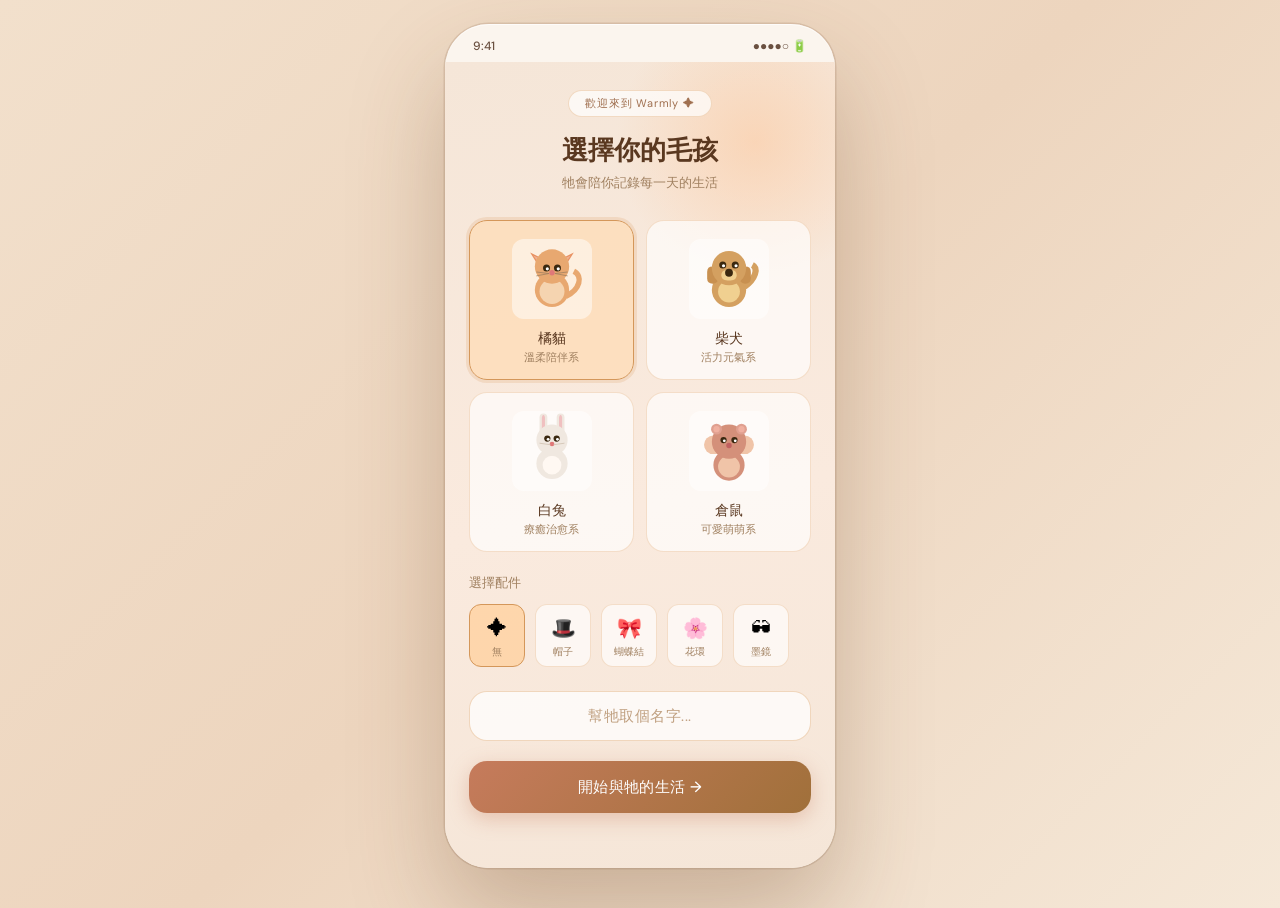
<file: index.html>
<!DOCTYPE html>
<html lang="zh-TW">
<head>
  <meta charset="UTF-8">
  <meta name="viewport" content="width=device-width, initial-scale=1.0">
  <title>Warmly — 與毛孩同在</title>
  <link href="https://fonts.googleapis.com/css2?family=Playfair+Display:ital,wght@0,400;0,600;1,400&family=DM+Sans:wght@300;400;500&family=Noto+Serif+TC:wght@300;400&display=swap" rel="stylesheet">
  <link rel="stylesheet" href="styles.css">
</head>
<body>

<div class="phone" id="app">
  <div class="status-bar">
    <span>9:41</span>
    <span class="status-right">●●●●○ 🔋</span>
  </div>

  <!-- ===== PET SELECT SCREEN ===== -->
  <div class="screen active" id="screen-petselect">
    <div class="petselect-bg">
      <div class="petselect-glow"></div>
      <div class="petselect-header">
        <div class="ps-tag">歡迎來到 Warmly ✦</div>
        <h1>選擇你的毛孩</h1>
        <p>牠會陪你記錄每一天的生活</p>
      </div>

      <div class="pet-grid">
        <div class="pet-option" data-pet="cat" onclick="selectPet('cat')">
          <div class="pet-preview">
            <canvas id="preview-cat" width="80" height="80"></canvas>
          </div>
          <div class="pet-option-name">橘貓</div>
          <div class="pet-option-trait">溫柔陪伴系</div>
        </div>
        <div class="pet-option" data-pet="dog" onclick="selectPet('dog')">
          <div class="pet-preview">
            <canvas id="preview-dog" width="80" height="80"></canvas>
          </div>
          <div class="pet-option-name">柴犬</div>
          <div class="pet-option-trait">活力元氣系</div>
        </div>
        <div class="pet-option" data-pet="rabbit" onclick="selectPet('rabbit')">
          <div class="pet-preview">
            <canvas id="preview-rabbit" width="80" height="80"></canvas>
          </div>
          <div class="pet-option-name">白兔</div>
          <div class="pet-option-trait">療癒治愈系</div>
        </div>
        <div class="pet-option" data-pet="hamster" onclick="selectPet('hamster')">
          <div class="pet-preview">
            <canvas id="preview-hamster" width="80" height="80"></canvas>
          </div>
          <div class="pet-option-name">倉鼠</div>
          <div class="pet-option-trait">可愛萌萌系</div>
        </div>
      </div>

      <div class="acc-section">
        <div class="acc-title">選擇配件</div>
        <div class="acc-row">
          <div class="acc-item active" data-acc="none" onclick="selectAcc('none')">
            <div class="acc-icon">✦</div>
            <div class="acc-label">無</div>
          </div>
          <div class="acc-item" data-acc="hat" onclick="selectAcc('hat')">
            <div class="acc-icon">🎩</div>
            <div class="acc-label">帽子</div>
          </div>
          <div class="acc-item" data-acc="bow" onclick="selectAcc('bow')">
            <div class="acc-icon">🎀</div>
            <div class="acc-label">蝴蝶結</div>
          </div>
          <div class="acc-item" data-acc="flower" onclick="selectAcc('flower')">
            <div class="acc-icon">🌸</div>
            <div class="acc-label">花環</div>
          </div>
          <div class="acc-item" data-acc="glasses" onclick="selectAcc('glasses')">
            <div class="acc-icon">🕶</div>
            <div class="acc-label">墨鏡</div>
          </div>
        </div>
      </div>

      <div class="pet-name-row">
        <input type="text" id="pet-name-input" class="pet-name-input" placeholder="幫牠取個名字..." maxlength="6">
      </div>

      <button class="btn-warm" onclick="confirmPet()">開始與牠的生活 →</button>
    </div>
  </div>

  <!-- ===== TASK SCREEN ===== -->
  <div class="screen" id="screen-task">
    <div class="task-bg">
      <div class="task-header">
        <div class="date-chip" id="task-date">今天 · 2025年3月21日</div>
        <h1>今日任務</h1>
        <p id="task-pet-hint">完成任務，讓毛孩更快樂 🐾</p>
      </div>

      <div class="task-card" id="task-card"></div>

      <div class="task-shuffle" onclick="shuffleTask()">
        <svg width="13" height="13" viewBox="0 0 24 24" fill="none" stroke="currentColor" stroke-width="2">
          <polyline points="16 3 21 3 21 8"/>
          <line x1="4" y1="20" x2="21" y2="3"/>
          <polyline points="21 16 21 21 16 21"/>
          <line x1="15" y1="15" x2="21" y2="21"/>
        </svg>
        換一個任務
      </div>
    </div>
  </div>

  <!-- ===== HOME SCREEN ===== -->
  <div class="screen" id="screen-home">
    <div class="home-scroll">
      <div class="home-header">
        <div class="greeting">
          <span id="home-greeting-sub">早安，曉菁</span>
          <span id="home-greeting-main">陪伴的第 <b>23</b> 天</span>
        </div>
        <div class="notif-btn">
          <svg width="17" height="17" viewBox="0 0 24 24" fill="none" stroke="#7A5C3E" stroke-width="1.8">
            <path d="M18 8A6 6 0 0 0 6 8c0 7-3 9-3 9h18s-3-2-3-9"/>
            <path d="M13.73 21a2 2 0 0 1-3.46 0"/>
          </svg>
          <div class="notif-dot"></div>
        </div>
      </div>

      <div class="streak-bar">
        <div class="streak-icon">🔥</div>
        <div class="streak-text">
          <div class="streak-num">7 天連續</div>
          <div class="streak-label">保持節奏，很棒！</div>
        </div>
        <div class="streak-dots" id="streak-dots"></div>
      </div>

      <div class="pet-room" id="pet-room">
        <div class="room-glow"></div>
        <div class="room-label">我的夥伴</div>
        <div class="room-name" id="room-pet-name">小橘</div>
        <div class="room-stage" id="room-pet-stage">心情值 ★★★☆☆</div>
        <div class="room-stage" id="room-pet-mood"></div>
        <div class="pet-stage-area">
          <div class="room-shelf"></div>
          <div class="room-rug"></div>
          <canvas id="pet-canvas" width="200" height="180" class="pet-canvas-main"></canvas>
        </div>
      </div>

      <div class="xp-row">
        <span class="xp-label">快樂值</span>
        <div class="xp-track"><div class="xp-fill" id="xp-fill"></div></div>
        <span class="xp-val">630 / 1000</span>
      </div>

      <div class="customize-row">
        <button class="btn-outline-warm" onclick="showScreen('petselect')">✦ 更換配件 / 寵物</button>
      </div>

      <div class="section-title">今日任務</div>
      <div class="quick-grid">
        <div class="quick-item" onclick="showScreen('task')">
          <div class="quick-icon qi-1">📷</div>
          <span>拍一張照</span>
        </div>
        <div class="quick-item" onclick="showScreen('task')">
          <div class="quick-icon qi-2">✍️</div>
          <span>文字記錄</span>
        </div>
        <div class="quick-item" onclick="showScreen('task')">
          <div class="quick-icon qi-3">🌿</div>
          <span>感恩日記</span>
        </div>
        <div class="quick-item" onclick="showScreen('task')">
          <div class="quick-icon qi-4">💬</div>
          <span>每日三言</span>
        </div>
      </div>

      <div class="section-title">與牠的回憶</div>
      <div class="memory-row" id="memory-row">
        <div class="memory-card"><div class="memory-color mc-1">今天學會了放下一件小事</div><div class="memory-date">03/14</div></div>
        <div class="memory-card"><div class="memory-color mc-2">陪媽媽吃了頓飯，很溫暖</div><div class="memory-date">03/12</div></div>
        <div class="memory-card"><div class="memory-color mc-3">發現了一家安靜的咖啡廳</div><div class="memory-date">03/10</div></div>
        <div class="memory-card"><div class="memory-color mc-4">今天的夕陽很美</div><div class="memory-date">03/08</div></div>
        <div class="memory-card"><div class="memory-color mc-5">睡了個好覺，久違了</div><div class="memory-date">03/06</div></div>
      </div>

      <div style="height:90px;"></div>
    </div>
  </div>

  <!-- ===== JOURNAL SCREEN ===== -->
  <div class="screen" id="screen-journal">
    <div class="journal-header">
      <h2>我的日記本</h2>
      <p>23 則記錄 · <span id="journal-pet-name">小橘</span>見證了每一刻</p>
    </div>
    <div class="month-tabs">
      <div class="month-tab active" onclick="activateTab(this)">三月</div>
      <div class="month-tab" onclick="activateTab(this)">二月</div>
      <div class="month-tab" onclick="activateTab(this)">一月</div>
      <div class="month-tab" onclick="activateTab(this)">十二月</div>
    </div>
    <div class="journal-entries">
      <div class="journal-entry">
        <div class="je-strip jc-1"></div>
        <div class="je-body">
          <div class="je-meta"><div class="je-date">03月21日 · 感恩日記</div><div class="je-tag">🌿 成長</div></div>
          <div class="je-text">今天感謝的三件事：早晨的陽光灑在書桌上、同事主動幫我分擔了任務、還有那杯意外好喝的珍珠奶茶。</div>
          <div class="je-footer"><div class="mood-chip">😌 平靜</div><span>· 快樂值 +15</span></div>
        </div>
      </div>
      <div class="journal-entry">
        <div class="je-strip jc-2"></div>
        <div class="je-body">
          <div class="je-meta"><div class="je-date">03月19日 · 每日三言</div><div class="je-tag">💬 反思</div></div>
          <div class="je-text">今天學到：焦慮通常比事情本身更耗能。今天放下：對結果的過度控制。明天想做：早起十分鐘。</div>
          <div class="je-footer"><div class="mood-chip">🤔 思考</div><span>· 快樂值 +20</span></div>
        </div>
      </div>
      <div class="journal-entry">
        <div class="je-strip jc-3"></div>
        <div class="je-body">
          <div class="je-meta"><div class="je-date">03月17日 · 照片記錄</div><div class="je-tag">📷 生活</div></div>
          <div class="je-text">在公園坐了一個下午，什麼都沒做，卻覺得充了滿滿的電。樹葉的聲音比任何音樂都療癒。</div>
          <div class="je-footer"><div class="mood-chip">🌤 放鬆</div><span>· 快樂值 +12</span></div>
        </div>
      </div>
      <div class="journal-entry">
        <div class="je-strip jc-4"></div>
        <div class="je-body">
          <div class="je-meta"><div class="je-date">03月14日 · 文字記錄</div><div class="je-tag">✍️ 心情</div></div>
          <div class="je-text">今天有點低落，找不到原因。坐下來寫了幾行字，才發現是最近太少照顧自己了。</div>
          <div class="je-footer"><div class="mood-chip">🌧 低潮</div><span>· 快樂值 +10</span></div>
        </div>
      </div>
    </div>
  </div>

  <!-- ===== MAP SCREEN ===== -->
  <div class="screen" id="screen-map">
    <div class="map-header">
      <h2>探索地圖</h2>
      <p>找一個地方，與自己相遇</p>
    </div>
    <div class="map-search">
      <svg width="15" height="15" viewBox="0 0 24 24" fill="none" stroke="#C0A898" stroke-width="2">
        <circle cx="11" cy="11" r="8"/>
        <line x1="21" y1="21" x2="16.65" y2="16.65"/>
      </svg>
      <input type="text" placeholder="搜尋地點、咖啡廳、公園...">
    </div>
    <div class="map-canvas">
      <svg width="100%" height="240" viewBox="0 0 342 240" xmlns="http://www.w3.org/2000/svg">
        <rect width="342" height="240" fill="#F5EDE4"/>
        <rect x="20" y="20" width="80" height="55" rx="6" fill="#EDD9C8"/>
        <rect x="120" y="20" width="60" height="40" rx="6" fill="#EDD9C8"/>
        <rect x="200" y="20" width="120" height="70" rx="6" fill="#EDD9C8"/>
        <rect x="20" y="100" width="50" height="80" rx="6" fill="#EDD9C8"/>
        <rect x="90" y="90" width="90" height="60" rx="6" fill="#EDD9C8"/>
        <rect x="200" y="110" width="60" height="50" rx="6" fill="#EDD9C8"/>
        <rect x="280" y="110" width="50" height="80" rx="6" fill="#EDD9C8"/>
        <line x1="110" y1="0" x2="110" y2="240" stroke="#E0CFC0" stroke-width="8"/>
        <line x1="190" y1="0" x2="190" y2="240" stroke="#E0CFC0" stroke-width="8"/>
        <line x1="270" y1="0" x2="270" y2="240" stroke="#E0CFC0" stroke-width="8"/>
        <line x1="0" y1="80" x2="342" y2="80" stroke="#E0CFC0" stroke-width="8"/>
        <line x1="0" y1="165" x2="342" y2="165" stroke="#E0CFC0" stroke-width="8"/>
        <rect x="130" y="90" width="50" height="65" rx="8" fill="#D4C4A8" opacity="0.7"/>
        <g transform="translate(58,58)"><circle cx="0" cy="0" r="12" fill="#C67B5C" stroke="#fff" stroke-width="2"/><text x="0" y="4" text-anchor="middle" font-size="10" fill="#fff">☕</text></g>
        <g transform="translate(155,128)"><circle cx="0" cy="0" r="12" fill="#A07050" stroke="#fff" stroke-width="2"/><text x="0" y="4" text-anchor="middle" font-size="10" fill="#fff">🌳</text></g>
        <g transform="translate(230,58)"><circle cx="0" cy="0" r="12" fill="#D4955A" stroke="#fff" stroke-width="2"/><text x="0" y="4" text-anchor="middle" font-size="10" fill="#fff">🍜</text></g>
        <g transform="translate(300,140)"><circle cx="0" cy="0" r="12" fill="#8A7060" stroke="#fff" stroke-width="2"/><text x="0" y="4" text-anchor="middle" font-size="10" fill="#fff">📚</text></g>
        <circle cx="155" cy="200" r="8" fill="#C67B5C" opacity="0.9"/>
        <circle cx="155" cy="200" r="14" fill="#C67B5C" opacity="0.2"/>
      </svg>
    </div>
    <div class="map-filter-row">
      <div class="filter-chip active" onclick="activateChip(this)">全部</div>
      <div class="filter-chip" onclick="activateChip(this)">☕ 咖啡廳</div>
      <div class="filter-chip" onclick="activateChip(this)">🌳 公園</div>
      <div class="filter-chip" onclick="activateChip(this)">🍜 餐廳</div>
      <div class="filter-chip" onclick="activateChip(this)">📚 書店</div>
    </div>
    <div class="place-list">
      <div class="place-card" onclick="showReview('cafe')">
        <div class="place-thumb pt-1">☕</div>
        <div class="place-info">
          <div class="place-name">暖日咖啡 · Soleil</div>
          <div class="place-addr">大安區和平東路 245 號</div>
          <div class="place-tags"><div class="place-tag">安靜</div><div class="place-tag">有暖燈</div><div class="place-tag">適合獨處</div></div>
        </div>
        <div class="place-visited">✓</div>
      </div>
      <div class="place-card" onclick="showReview('park')">
        <div class="place-thumb pt-2">🌳</div>
        <div class="place-info">
          <div class="place-name">大安森林公園</div>
          <div class="place-addr">大安區新生南路二段</div>
          <div class="place-tags"><div class="place-tag">散步</div><div class="place-tag">自然療癒</div><div class="place-tag">免費</div></div>
        </div>
        <div class="place-visited">✓</div>
      </div>
      <div class="place-card" onclick="showReview('book')">
        <div class="place-thumb pt-3">📚</div>
        <div class="place-info">
          <div class="place-name">誠品書店 · 信義旗艦</div>
          <div class="place-addr">信義區松高路 11 號</div>
          <div class="place-tags"><div class="place-tag">文青</div><div class="place-tag">靜心</div><div class="place-tag">可久待</div></div>
        </div>
        <div style="width:24px"></div>
      </div>
    </div>
  </div>

  <!-- BOTTOM NAV -->
  <div class="bottom-nav" id="bottom-nav" style="display:none;">
    <div class="nav-item active" id="nav-home" onclick="showScreen('home')">
      <div class="nav-icon">🏡</div>
      <div class="nav-label">小窩</div>
    </div>
    <div class="nav-item" id="nav-journal" onclick="showScreen('journal')">
      <div class="nav-icon">📒</div>
      <div class="nav-label">日記</div>
    </div>
    <div class="nav-fab" onclick="showScreen('task')">✦</div>
    <div class="nav-item" id="nav-map" onclick="showScreen('map')">
      <div class="nav-icon">🗺</div>
      <div class="nav-label">地圖</div>
    </div>
    <div class="nav-item" id="nav-me" onclick="location.href='diary.html'">
      <div class="nav-icon">🐾</div>
      <div class="nav-label">我</div>
    </div>
  </div>

  <!-- REVIEW OVERLAY -->
  <div class="overlay" id="review-overlay" onclick="closeOverlay(event)">
    <div class="bottom-sheet">
      <div class="sheet-handle"></div>
      <div class="sheet-title" id="review-title">暖日咖啡 · Soleil</div>
      <div class="sheet-sub" id="review-sub">📍 大安區 · 已打卡 1 次</div>
      <div class="review-entry">
        <div class="review-avatar" style="background:#FDEBD0;">🧘</div>
        <div>
          <div class="review-meta">曉菁 · 03/17</div>
          <div class="review-text">坐在靠窗的位置寫日記，外面下著細雨，燈光很暖。</div>
        </div>
      </div>
      <div class="review-entry">
        <div class="review-avatar" style="background:#FAEBD2;">🌷</div>
        <div>
          <div class="review-meta">luna · 03/15</div>
          <div class="review-text">老闆會放很輕柔的音樂，適合一個人來充電。</div>
        </div>
      </div>
      <div class="add-review-input">
        <textarea placeholder="寫下你在這裡的感受..."></textarea>
        <button onclick="submitReview()">↑</button>
      </div>
    </div>
  </div>
</div>

<script src="app.js"></script>
</body>
</html>
</file>
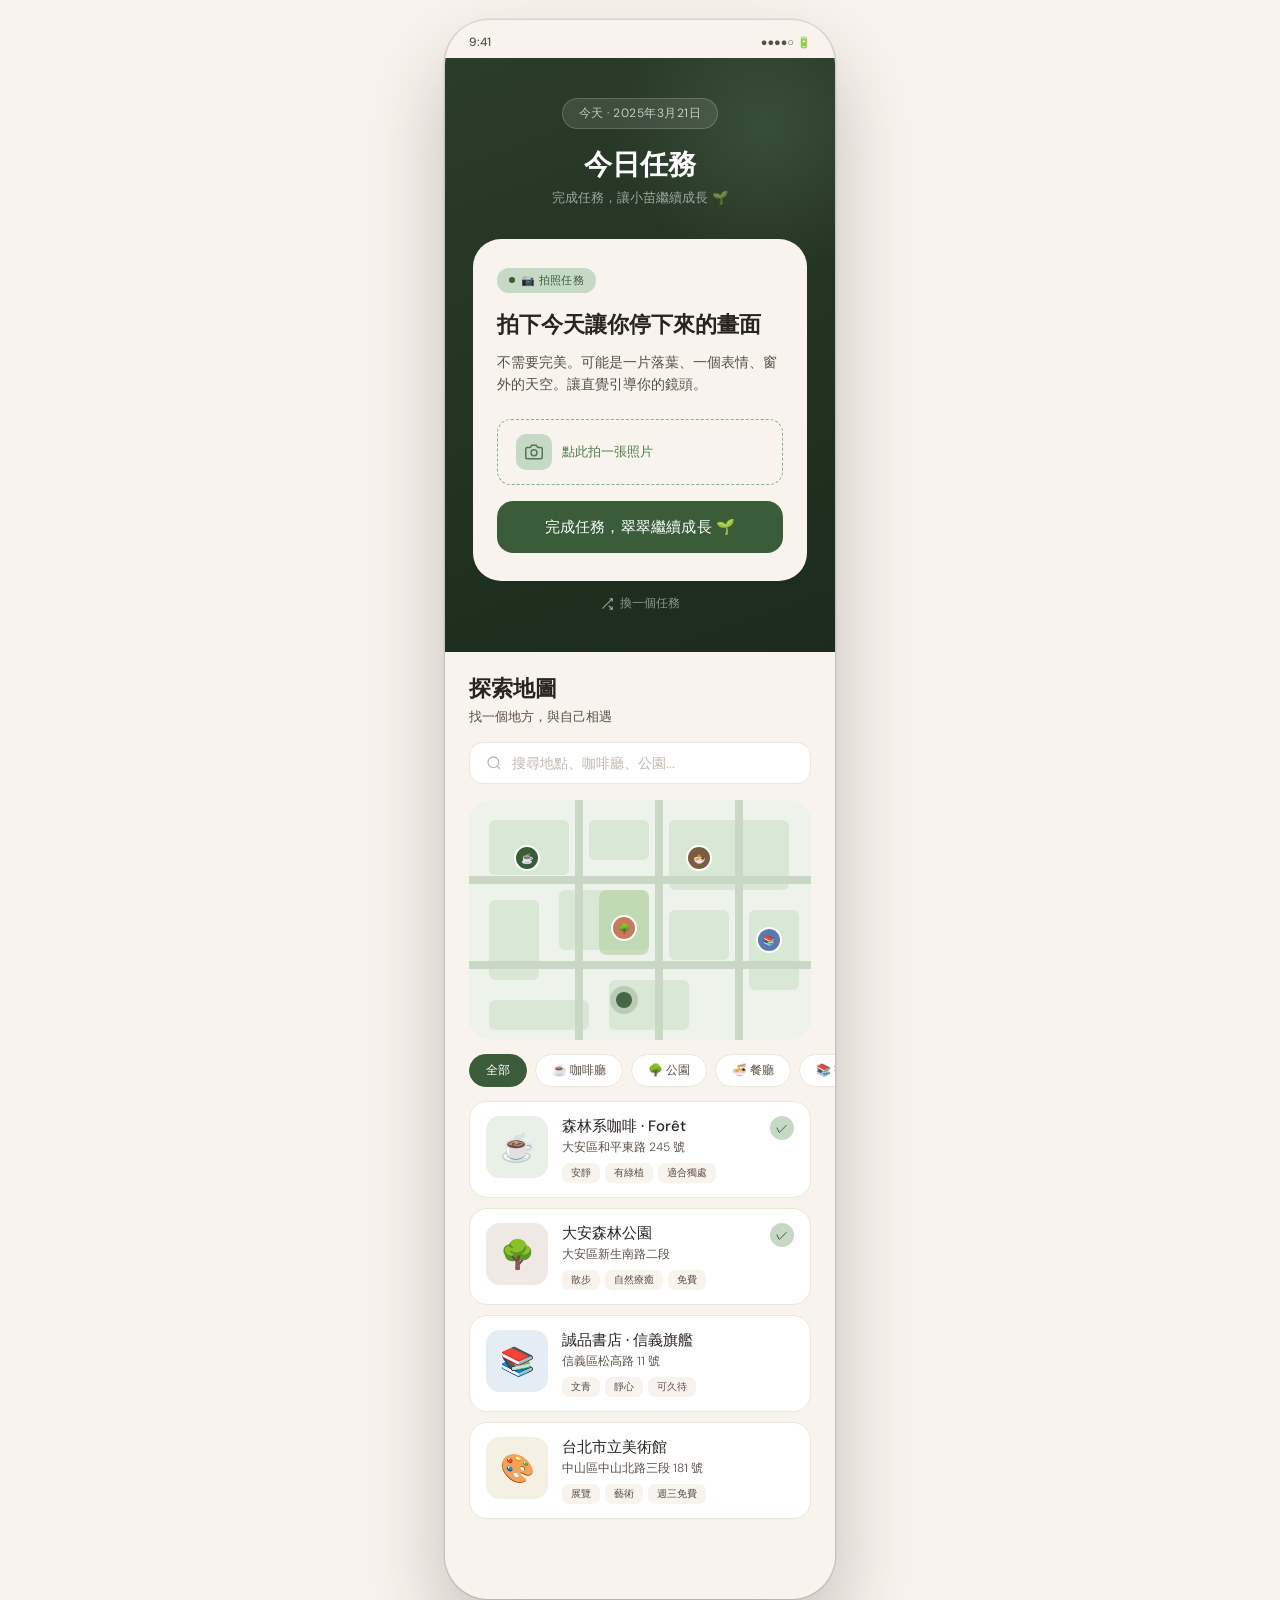
<file: nurturely-app (1).html>
<!DOCTYPE html>
<html lang="zh-TW">
<head>
<meta charset="UTF-8">
<meta name="viewport" content="width=device-width, initial-scale=1.0">
<title>Nurturely — 與自己同在</title>
<link href="https://fonts.googleapis.com/css2?family=Playfair+Display:ital,wght@0,400;0,600;1,400&family=DM+Sans:wght@300;400;500&family=Noto+Serif+TC:wght@300;400&display=swap" rel="stylesheet">
<style>
  *, *::before, *::after { box-sizing: border-box; margin: 0; padding: 0; }

  :root {
    --cream: #F8F3EC;
    --cream-dark: #EDE6D9;
    --sage: #8BAF8A;
    --sage-light: #C5D9C4;
    --sage-dark: #4E7A4D;
    --moss: #3A5C39;
    --terra: #C67B5C;
    --terra-light: #E8C5B5;
    --warm-brown: #7A5C3E;
    --ink: #2A2420;
    --ink-soft: #5A4E46;
    --gold: #D4A853;
    --petal: #E8B4B8;
    --sky: #B8D4E8;
    --r: 18px;
  }

  body {
    font-family: 'DM Sans', sans-serif;
    background: var(--cream);
    color: var(--ink);
    min-height: 100vh;
    display: flex;
    justify-content: center;
    align-items: flex-start;
    padding: 20px;
  }

  .phone {
    width: 390px;
    min-height: 844px;
    background: var(--cream);
    border-radius: 44px;
    box-shadow: 0 40px 80px rgba(42,36,32,0.25), 0 0 0 1.5px rgba(42,36,32,0.12);
    overflow: hidden;
    position: relative;
    display: flex;
    flex-direction: column;
  }

  /* STATUS BAR */
  .status-bar {
    display: flex;
    justify-content: space-between;
    align-items: center;
    padding: 14px 24px 8px;
    font-size: 12px;
    font-weight: 500;
    color: var(--ink-soft);
    flex-shrink: 0;
  }

  /* SCREENS */
  .screen {
    display: none;
    flex: 1;
    flex-direction: column;
    overflow: hidden;
  }
  .screen.active { display: flex; }

  /* ==================== TASK MODAL SCREEN ==================== */
  #screen-task {
    background: linear-gradient(160deg, #2A3D29 0%, #1C2B1B 100%);
    justify-content: center;
    align-items: center;
    padding: 40px 28px;
    position: relative;
    overflow: hidden;
  }

  #screen-task::before {
    content: '';
    position: absolute;
    width: 300px; height: 300px;
    background: radial-gradient(circle, rgba(139,175,138,0.18) 0%, transparent 70%);
    top: -80px; right: -80px;
  }

  .task-header {
    text-align: center;
    margin-bottom: 32px;
    position: relative;
    z-index: 1;
  }

  .task-header .date-chip {
    display: inline-block;
    background: rgba(255,255,255,0.1);
    border: 1px solid rgba(255,255,255,0.18);
    border-radius: 20px;
    padding: 6px 16px;
    font-size: 12px;
    color: rgba(255,255,255,0.7);
    margin-bottom: 16px;
    letter-spacing: 0.5px;
  }

  .task-header h1 {
    font-family: 'Playfair Display', serif;
    font-size: 28px;
    color: #fff;
    line-height: 1.3;
    margin-bottom: 8px;
  }

  .task-header p {
    font-size: 13px;
    color: rgba(255,255,255,0.55);
    font-weight: 300;
  }

  .task-card {
    background: var(--cream);
    border-radius: 28px;
    padding: 28px 24px;
    position: relative;
    z-index: 1;
    width: 100%;
  }

  .task-type-badge {
    display: inline-flex;
    align-items: center;
    gap: 6px;
    background: var(--sage-light);
    color: var(--moss);
    border-radius: 12px;
    padding: 5px 12px;
    font-size: 11px;
    font-weight: 500;
    margin-bottom: 16px;
    letter-spacing: 0.3px;
  }

  .task-type-badge .dot {
    width: 6px; height: 6px;
    background: var(--moss);
    border-radius: 50%;
    display: inline-block;
  }

  .task-card h2 {
    font-family: 'Playfair Display', serif;
    font-size: 22px;
    color: var(--ink);
    margin-bottom: 12px;
    line-height: 1.35;
  }

  .task-card .task-desc {
    font-size: 14px;
    color: var(--ink-soft);
    line-height: 1.6;
    margin-bottom: 24px;
  }

  .task-input-area {
    width: 100%;
    min-height: 100px;
    border: 1.5px solid var(--cream-dark);
    border-radius: 14px;
    padding: 14px;
    font-family: 'DM Sans', sans-serif;
    font-size: 14px;
    color: var(--ink);
    background: #fff;
    resize: none;
    outline: none;
    margin-bottom: 16px;
    transition: border-color 0.2s;
  }
  .task-input-area:focus { border-color: var(--sage); }
  .task-input-area::placeholder { color: #BDB3A8; }

  .task-photo-btn {
    display: flex;
    align-items: center;
    gap: 10px;
    background: var(--cream);
    border: 1.5px dashed var(--sage);
    border-radius: 14px;
    padding: 14px 18px;
    cursor: pointer;
    margin-bottom: 16px;
    color: var(--sage-dark);
    font-size: 13px;
    font-weight: 500;
    width: 100%;
    transition: background 0.2s;
  }
  .task-photo-btn:hover { background: var(--sage-light); }

  .task-photo-icon {
    width: 36px; height: 36px;
    background: var(--sage-light);
    border-radius: 10px;
    display: flex; align-items: center; justify-content: center;
    flex-shrink: 0;
  }

  .btn-primary {
    width: 100%;
    background: var(--moss);
    color: #fff;
    border: none;
    border-radius: 16px;
    padding: 16px;
    font-family: 'DM Sans', sans-serif;
    font-size: 15px;
    font-weight: 500;
    cursor: pointer;
    transition: transform 0.15s, background 0.2s;
    letter-spacing: 0.2px;
  }
  .btn-primary:hover { background: var(--sage-dark); }
  .btn-primary:active { transform: scale(0.97); }

  .task-shuffle {
    display: flex;
    align-items: center;
    justify-content: center;
    gap: 6px;
    margin-top: 14px;
    color: rgba(255,255,255,0.5);
    font-size: 12px;
    cursor: pointer;
    position: relative;
    z-index: 1;
  }
  .task-shuffle:hover { color: rgba(255,255,255,0.8); }

  /* ==================== HOME SCREEN ==================== */
  #screen-home {
    background: var(--cream);
    overflow-y: auto;
  }

  .home-header {
    padding: 20px 24px 0;
    display: flex;
    justify-content: space-between;
    align-items: center;
  }

  .home-header .greeting {
    font-family: 'Playfair Display', serif;
    font-size: 22px;
    color: var(--ink);
  }

  .home-header .greeting span {
    display: block;
    font-family: 'DM Sans', sans-serif;
    font-size: 13px;
    color: var(--ink-soft);
    font-weight: 300;
    margin-bottom: 2px;
  }

  .notif-btn {
    width: 40px; height: 40px;
    background: #fff;
    border: 1px solid var(--cream-dark);
    border-radius: 12px;
    display: flex; align-items: center; justify-content: center;
    cursor: pointer;
    position: relative;
  }
  .notif-dot {
    position: absolute;
    top: 8px; right: 8px;
    width: 7px; height: 7px;
    background: var(--terra);
    border-radius: 50%;
    border: 1.5px solid var(--cream);
  }

  .streak-bar {
    margin: 16px 24px;
    background: #fff;
    border: 1px solid var(--cream-dark);
    border-radius: 16px;
    padding: 14px 18px;
    display: flex;
    align-items: center;
    gap: 12px;
  }
  .streak-icon {
    width: 38px; height: 38px;
    background: linear-gradient(135deg, var(--gold), #E8A840);
    border-radius: 11px;
    display: flex; align-items: center; justify-content: center;
    font-size: 18px;
    flex-shrink: 0;
  }
  .streak-text .num { font-size: 18px; font-weight: 500; color: var(--ink); }
  .streak-text .label { font-size: 11px; color: var(--ink-soft); font-weight: 300; margin-top: 1px; }
  .streak-dots {
    display: flex;
    gap: 5px;
    margin-left: auto;
  }
  .streak-dot {
    width: 8px; height: 8px;
    border-radius: 50%;
    background: var(--cream-dark);
  }
  .streak-dot.done { background: var(--gold); }

  /* TERRARIUM */
  .terrarium-section {
    margin: 0 24px;
    background: linear-gradient(175deg, #1A2E1A 0%, #2C4A2B 50%, #1E3A1E 100%);
    border-radius: 28px;
    padding: 24px 24px 0;
    position: relative;
    overflow: hidden;
    min-height: 260px;
  }

  .terr-sky {
    position: absolute;
    top: 0; left: 0; right: 0;
    height: 80px;
    background: radial-gradient(ellipse at 70% 0%, rgba(184,212,232,0.25) 0%, transparent 65%);
  }

  .terr-label {
    font-family: 'Playfair Display', serif;
    font-size: 13px;
    font-style: italic;
    color: rgba(255,255,255,0.5);
    margin-bottom: 4px;
    position: relative;
    z-index: 2;
  }
  .terr-name {
    font-family: 'Playfair Display', serif;
    font-size: 20px;
    color: #fff;
    position: relative;
    z-index: 2;
    margin-bottom: 2px;
  }
  .terr-stage {
    font-size: 11px;
    color: rgba(255,255,255,0.45);
    position: relative;
    z-index: 2;
    margin-bottom: 12px;
  }

  /* PLANT SVG */
  .plant-container {
    position: relative;
    display: flex;
    justify-content: center;
    align-items: flex-end;
    height: 180px;
    z-index: 2;
  }

  .plant-svg { animation: sway 4s ease-in-out infinite; transform-origin: bottom center; }
  @keyframes sway {
    0%, 100% { transform: rotate(-1.5deg); }
    50% { transform: rotate(1.5deg); }
  }

  .ground-strip {
    position: absolute;
    bottom: 0; left: 0; right: 0;
    height: 48px;
    background: linear-gradient(to top, #3D2B1F 0%, #5A4030 100%);
    border-radius: 0 0 0 0;
  }

  /* XP BAR */
  .xp-row {
    display: flex; align-items: center; gap: 10px;
    margin: 14px 24px 0;
  }
  .xp-label { font-size: 11px; color: var(--ink-soft); white-space: nowrap; }
  .xp-track {
    flex: 1;
    height: 6px;
    background: var(--cream-dark);
    border-radius: 3px;
    overflow: hidden;
  }
  .xp-fill {
    height: 100%;
    width: 63%;
    background: linear-gradient(90deg, var(--sage), var(--moss));
    border-radius: 3px;
    transition: width 0.8s ease;
  }
  .xp-val { font-size: 11px; color: var(--ink-soft); }

  /* QUICK ACTIONS */
  .section-title {
    font-family: 'Playfair Display', serif;
    font-size: 16px;
    color: var(--ink);
    padding: 18px 24px 10px;
  }

  .quick-grid {
    display: grid;
    grid-template-columns: repeat(4, 1fr);
    gap: 10px;
    padding: 0 24px;
  }

  .quick-item {
    display: flex;
    flex-direction: column;
    align-items: center;
    gap: 7px;
    cursor: pointer;
  }

  .quick-icon {
    width: 56px; height: 56px;
    border-radius: 18px;
    display: flex; align-items: center; justify-content: center;
    font-size: 22px;
    transition: transform 0.15s;
  }
  .quick-icon:hover { transform: scale(1.06); }
  .qi-1 { background: var(--terra-light); }
  .qi-2 { background: var(--sky); }
  .qi-3 { background: var(--sage-light); }
  .qi-4 { background: #F0E6D3; }

  .quick-item span { font-size: 11px; color: var(--ink-soft); text-align: center; line-height: 1.3; }

  /* MEMORY STRIP */
  .memory-row {
    display: flex;
    gap: 10px;
    padding: 4px 24px 24px;
    overflow-x: auto;
    scrollbar-width: none;
  }
  .memory-row::-webkit-scrollbar { display: none; }

  .memory-card {
    flex-shrink: 0;
    width: 110px;
    border-radius: 18px;
    overflow: hidden;
    cursor: pointer;
    position: relative;
    transition: transform 0.15s;
  }
  .memory-card:hover { transform: translateY(-3px); }

  .memory-img {
    width: 110px; height: 130px;
    object-fit: cover;
    display: block;
  }

  .memory-color {
    width: 110px; height: 130px;
    display: flex; align-items: flex-end;
    padding: 10px;
    font-family: 'Noto Serif TC', serif;
    font-size: 12px;
    color: #fff;
    line-height: 1.4;
    font-weight: 300;
  }

  .mc-1 { background: linear-gradient(135deg, #8BAF8A, #4E7A4D); }
  .mc-2 { background: linear-gradient(135deg, #C67B5C, #A0523A); }
  .mc-3 { background: linear-gradient(135deg, #7A8FAF, #4A5F7A); }
  .mc-4 { background: linear-gradient(135deg, #BF9A6A, #8A6840); }
  .mc-5 { background: linear-gradient(135deg, #9B8AAF, #6A5A8A); }

  .memory-date {
    position: absolute;
    top: 8px; left: 8px;
    background: rgba(0,0,0,0.35);
    border-radius: 6px;
    padding: 3px 7px;
    font-size: 10px;
    color: rgba(255,255,255,0.9);
  }

  /* ==================== JOURNAL SCREEN ==================== */
  #screen-journal {
    background: var(--cream);
    overflow-y: auto;
  }

  .journal-header {
    background: var(--moss);
    padding: 20px 24px 28px;
    position: relative;
    overflow: hidden;
  }
  .journal-header::after {
    content: '';
    position: absolute;
    bottom: -20px; left: 0; right: 0;
    height: 40px;
    background: var(--cream);
    border-radius: 20px 20px 0 0;
  }
  .journal-header h2 {
    font-family: 'Playfair Display', serif;
    font-size: 24px;
    color: #fff;
    margin-top: 8px;
  }
  .journal-header p {
    font-size: 13px;
    color: rgba(255,255,255,0.6);
    margin-top: 4px;
    font-weight: 300;
  }

  .month-tabs {
    display: flex;
    gap: 8px;
    padding: 12px 24px 0;
    overflow-x: auto;
    scrollbar-width: none;
  }
  .month-tabs::-webkit-scrollbar { display: none; }

  .month-tab {
    flex-shrink: 0;
    padding: 7px 16px;
    border-radius: 20px;
    font-size: 12px;
    cursor: pointer;
    border: 1.5px solid transparent;
    transition: all 0.2s;
    background: #fff;
    color: var(--ink-soft);
  }
  .month-tab.active {
    background: var(--moss);
    color: #fff;
  }
  .month-tab:hover:not(.active) { border-color: var(--sage); }

  .journal-entries {
    padding: 16px 24px 80px;
    display: flex;
    flex-direction: column;
    gap: 14px;
  }

  .journal-entry {
    background: #fff;
    border-radius: 20px;
    overflow: hidden;
    border: 1px solid var(--cream-dark);
    transition: transform 0.15s;
    cursor: pointer;
  }
  .journal-entry:hover { transform: translateY(-2px); }

  .je-color-strip { height: 5px; }
  .jc-1 { background: var(--sage); }
  .jc-2 { background: var(--terra); }
  .jc-3 { background: var(--gold); }
  .jc-4 { background: var(--petal); }
  .jc-5 { background: var(--sky); }

  .je-body { padding: 16px; }
  .je-meta {
    display: flex;
    justify-content: space-between;
    align-items: center;
    margin-bottom: 8px;
  }
  .je-date { font-size: 11px; color: var(--ink-soft); font-weight: 300; }
  .je-tag {
    font-size: 10px;
    padding: 3px 9px;
    border-radius: 8px;
    background: var(--cream);
    color: var(--ink-soft);
  }
  .je-text {
    font-family: 'Noto Serif TC', serif;
    font-size: 14px;
    color: var(--ink);
    line-height: 1.65;
    margin-bottom: 10px;
    font-weight: 300;
  }
  .je-footer {
    display: flex;
    align-items: center;
    gap: 8px;
    font-size: 11px;
    color: var(--ink-soft);
  }
  .mood-chip {
    display: flex;
    align-items: center;
    gap: 4px;
    background: var(--cream);
    border-radius: 8px;
    padding: 3px 8px;
    font-size: 11px;
    color: var(--ink-soft);
  }

  /* ==================== MAP SCREEN ==================== */
  #screen-map {
    background: var(--cream);
    display: flex;
    flex-direction: column;
  }

  .map-header {
    padding: 20px 24px 16px;
  }
  .map-header h2 {
    font-family: 'Playfair Display', serif;
    font-size: 22px;
    color: var(--ink);
    margin-bottom: 4px;
  }
  .map-header p { font-size: 13px; color: var(--ink-soft); font-weight: 300; }

  .map-search {
    margin: 0 24px 16px;
    display: flex;
    align-items: center;
    gap: 10px;
    background: #fff;
    border: 1.5px solid var(--cream-dark);
    border-radius: 14px;
    padding: 11px 16px;
  }
  .map-search input {
    border: none; outline: none;
    font-family: 'DM Sans', sans-serif;
    font-size: 14px;
    color: var(--ink);
    background: transparent;
    flex: 1;
  }
  .map-search input::placeholder { color: #C0B8AE; }

  .map-canvas {
    margin: 0 24px;
    height: 240px;
    border-radius: 22px;
    overflow: hidden;
    position: relative;
    background: #E8EFE6;
    flex-shrink: 0;
  }

  /* Fake map grid */
  .map-canvas svg { position: absolute; inset: 0; }

  .map-filter-row {
    display: flex;
    gap: 8px;
    padding: 14px 24px;
    overflow-x: auto;
    scrollbar-width: none;
    flex-shrink: 0;
  }
  .map-filter-row::-webkit-scrollbar { display: none; }

  .filter-chip {
    flex-shrink: 0;
    padding: 7px 16px;
    border-radius: 20px;
    font-size: 12px;
    cursor: pointer;
    border: 1.5px solid var(--cream-dark);
    background: #fff;
    color: var(--ink-soft);
    display: flex; align-items: center; gap: 5px;
    transition: all 0.2s;
  }
  .filter-chip.active {
    background: var(--moss);
    color: #fff;
    border-color: var(--moss);
  }

  .place-list {
    flex: 1;
    overflow-y: auto;
    padding: 0 24px 80px;
    display: flex;
    flex-direction: column;
    gap: 10px;
  }

  .place-card {
    background: #fff;
    border-radius: 18px;
    padding: 14px 16px;
    border: 1px solid var(--cream-dark);
    display: flex;
    gap: 14px;
    cursor: pointer;
    transition: transform 0.15s;
  }
  .place-card:hover { transform: translateX(3px); }

  .place-thumb {
    width: 62px; height: 62px;
    border-radius: 14px;
    flex-shrink: 0;
    display: flex; align-items: center; justify-content: center;
    font-size: 28px;
  }
  .pt-1 { background: #E8F0E8; }
  .pt-2 { background: #F0E8E4; }
  .pt-3 { background: #E4ECF4; }
  .pt-4 { background: #F4F0E4; }

  .place-info { flex: 1; }
  .place-name { font-size: 15px; font-weight: 500; color: var(--ink); margin-bottom: 3px; }
  .place-addr { font-size: 12px; color: var(--ink-soft); font-weight: 300; margin-bottom: 7px; }
  .place-tags { display: flex; gap: 5px; flex-wrap: wrap; }
  .place-tag {
    font-size: 10px;
    padding: 3px 9px;
    background: var(--cream);
    border-radius: 7px;
    color: var(--ink-soft);
  }
  .place-visited {
    width: 24px; height: 24px;
    border-radius: 50%;
    background: var(--sage-light);
    display: flex; align-items: center; justify-content: center;
    font-size: 12px;
    flex-shrink: 0;
    align-self: flex-start;
  }

  /* ==================== BOTTOM NAV ==================== */
  .bottom-nav {
    position: absolute;
    bottom: 0; left: 0; right: 0;
    height: 80px;
    background: rgba(248,243,236,0.92);
    backdrop-filter: blur(12px);
    -webkit-backdrop-filter: blur(12px);
    border-top: 1px solid var(--cream-dark);
    display: flex;
    align-items: center;
    justify-content: space-around;
    padding: 0 16px 16px;
    z-index: 10;
  }

  .nav-item {
    display: flex;
    flex-direction: column;
    align-items: center;
    gap: 4px;
    cursor: pointer;
    padding: 8px 16px;
    border-radius: 14px;
    transition: background 0.2s;
  }
  .nav-item:hover { background: var(--cream-dark); }

  .nav-icon {
    width: 26px; height: 26px;
    display: flex; align-items: center; justify-content: center;
    font-size: 20px;
    transition: transform 0.2s;
  }
  .nav-item.active .nav-icon { transform: scale(1.15); }

  .nav-label {
    font-size: 10px;
    color: var(--ink-soft);
    font-weight: 300;
  }
  .nav-item.active .nav-label {
    color: var(--moss);
    font-weight: 500;
  }

  .nav-fab {
    width: 52px; height: 52px;
    background: var(--moss);
    border-radius: 18px;
    display: flex; align-items: center; justify-content: center;
    cursor: pointer;
    font-size: 24px;
    color: #fff;
    margin-top: -18px;
    box-shadow: 0 4px 16px rgba(58,92,57,0.4);
    transition: transform 0.2s, background 0.2s;
    flex-shrink: 0;
  }
  .nav-fab:hover { transform: scale(1.06) translateY(-2px); background: var(--sage-dark); }

  /* OVERLAY MODAL */
  .overlay {
    display: none;
    position: absolute;
    inset: 0;
    background: rgba(42,36,32,0.6);
    backdrop-filter: blur(4px);
    -webkit-backdrop-filter: blur(4px);
    z-index: 20;
    align-items: flex-end;
    justify-content: center;
    padding: 0 16px 24px;
    animation: fadeIn 0.25s ease;
  }
  .overlay.show { display: flex; }
  @keyframes fadeIn { from { opacity: 0; } to { opacity: 1; } }

  .bottom-sheet {
    background: var(--cream);
    border-radius: 28px 28px 24px 24px;
    width: 100%;
    padding: 6px 0 24px;
    max-height: 75%;
    overflow-y: auto;
    animation: slideUp 0.3s cubic-bezier(0.2,0.8,0.4,1);
  }
  @keyframes slideUp {
    from { transform: translateY(100%); }
    to { transform: translateY(0); }
  }

  .sheet-handle {
    width: 36px; height: 4px;
    background: var(--cream-dark);
    border-radius: 2px;
    margin: 10px auto 20px;
  }

  .sheet-title {
    font-family: 'Playfair Display', serif;
    font-size: 18px;
    color: var(--ink);
    padding: 0 22px 4px;
  }
  .sheet-sub { font-size: 12px; color: var(--ink-soft); padding: 0 22px 16px; font-weight: 300; }

  .review-entry {
    display: flex;
    gap: 12px;
    padding: 12px 22px;
    border-bottom: 1px solid var(--cream-dark);
  }
  .review-avatar {
    width: 36px; height: 36px;
    border-radius: 11px;
    flex-shrink: 0;
    display: flex; align-items: center; justify-content: center;
    font-size: 16px;
  }
  .review-text { font-size: 13px; color: var(--ink-soft); line-height: 1.5; flex: 1; font-weight: 300; }
  .review-meta { font-size: 10px; color: var(--ink-soft); margin-bottom: 4px; }

  .add-review-input {
    margin: 16px 22px 0;
    display: flex;
    gap: 10px;
    align-items: flex-end;
  }
  .add-review-input textarea {
    flex: 1;
    border: 1.5px solid var(--cream-dark);
    border-radius: 14px;
    padding: 10px 14px;
    font-family: 'DM Sans', sans-serif;
    font-size: 13px;
    color: var(--ink);
    background: #fff;
    resize: none;
    outline: none;
    min-height: 60px;
  }
  .add-review-input textarea:focus { border-color: var(--sage); }
  .add-review-input button {
    width: 38px; height: 38px;
    background: var(--moss);
    border: none;
    border-radius: 11px;
    color: #fff;
    font-size: 16px;
    cursor: pointer;
    display: flex; align-items: center; justify-content: center;
    flex-shrink: 0;
  }

  /* PHOTO TAKEN */
  .photo-preview-area {
    width: 100%;
    height: 140px;
    background: linear-gradient(135deg, var(--sage-light), var(--cream-dark));
    border-radius: 14px;
    display: flex;
    align-items: center;
    justify-content: center;
    font-size: 36px;
    margin-bottom: 16px;
    position: relative;
    overflow: hidden;
  }
  .photo-preview-area::after {
    content: '✓ 照片已新增';
    position: absolute;
    bottom: 10px;
    left: 50%;
    transform: translateX(-50%);
    background: rgba(255,255,255,0.85);
    border-radius: 8px;
    padding: 3px 12px;
    font-size: 11px;
    color: var(--moss);
    font-family: 'DM Sans', sans-serif;
    font-weight: 500;
  }

  /* gratitude list */
  .gratitude-item {
    display: flex;
    align-items: center;
    gap: 10px;
    padding: 10px 0;
    border-bottom: 1px solid var(--cream-dark);
  }
  .gratitude-num {
    width: 26px; height: 26px;
    background: var(--sage-light);
    border-radius: 8px;
    display: flex; align-items: center; justify-content: center;
    font-size: 12px;
    font-weight: 500;
    color: var(--moss);
    flex-shrink: 0;
  }
  .gratitude-item input {
    flex: 1;
    border: none;
    outline: none;
    font-family: 'DM Sans', sans-serif;
    font-size: 14px;
    color: var(--ink);
    background: transparent;
  }
  .gratitude-item input::placeholder { color: #C0B8AE; }
</style>
</head>
<body>

<div class="phone" id="app">
  <div class="status-bar">
    <span>9:41</span>
    <span style="font-size:11px;">●●●●○ 🔋</span>
  </div>

  <!-- ===== TASK SCREEN ===== -->
  <div class="screen active" id="screen-task">
    <div class="task-header">
      <div class="date-chip">今天 · 2025年3月21日</div>
      <h1>今日任務</h1>
      <p>完成任務，讓小苗繼續成長 🌱</p>
    </div>

    <div class="task-card" id="task-card">
      <!-- filled by JS -->
    </div>

    <div class="task-shuffle" onclick="shuffleTask()">
      <svg width="14" height="14" viewBox="0 0 24 24" fill="none" stroke="currentColor" stroke-width="2"><polyline points="16 3 21 3 21 8"/><line x1="4" y1="20" x2="21" y2="3"/><polyline points="21 16 21 21 16 21"/><line x1="15" y1="15" x2="21" y2="21"/></svg>
      換一個任務
    </div>
  </div>

  <!-- ===== HOME SCREEN ===== -->
  <div class="screen" id="screen-home">
    <div class="home-header">
      <div class="greeting">
        <span>早安，曉菁</span>
        與綠意相伴的第 23 天
      </div>
      <div class="notif-btn">
        <svg width="18" height="18" viewBox="0 0 24 24" fill="none" stroke="#5A4E46" stroke-width="1.8"><path d="M18 8A6 6 0 0 0 6 8c0 7-3 9-3 9h18s-3-2-3-9"/><path d="M13.73 21a2 2 0 0 1-3.46 0"/></svg>
        <div class="notif-dot"></div>
      </div>
    </div>

    <!-- streak -->
    <div class="streak-bar">
      <div class="streak-icon">🔥</div>
      <div class="streak-text">
        <div class="num">7 天連續</div>
        <div class="label">保持節奏，很棒！</div>
      </div>
      <div class="streak-dots">
        <div class="streak-dot done"></div>
        <div class="streak-dot done"></div>
        <div class="streak-dot done"></div>
        <div class="streak-dot done"></div>
        <div class="streak-dot done"></div>
        <div class="streak-dot done"></div>
        <div class="streak-dot done"></div>
      </div>
    </div>

    <!-- terrarium -->
    <div class="terrarium-section">
      <div class="terr-sky"></div>
      <div class="terr-label">我的夥伴</div>
      <div class="terr-name">翠翠</div>
      <div class="terr-stage">第 3 階段 · 初芽期</div>
      <div class="plant-container">
        <div class="ground-strip"></div>
        <svg class="plant-svg" width="160" height="160" viewBox="0 0 160 160" style="margin-bottom:40px;">
          <!-- stem -->
          <path d="M80 150 Q78 130 80 110 Q82 90 80 70" stroke="#5A8A3A" stroke-width="4" fill="none" stroke-linecap="round"/>
          <!-- left leaf -->
          <path d="M80 110 Q55 95 50 70 Q65 80 80 95" fill="#6EAA50" opacity="0.9"/>
          <path d="M80 110 Q55 95 50 70" stroke="#4A8A30" stroke-width="1.5" fill="none" opacity="0.6"/>
          <!-- right leaf -->
          <path d="M80 90 Q108 75 115 50 Q97 65 80 82" fill="#7EC460" opacity="0.9"/>
          <path d="M80 90 Q108 75 115 50" stroke="#4A8A30" stroke-width="1.5" fill="none" opacity="0.6"/>
          <!-- small left leaf -->
          <path d="M80 125 Q62 118 60 102 Q70 112 80 120" fill="#5A9A42" opacity="0.8"/>
          <!-- small right leaf -->
          <path d="M80 130 Q100 122 105 108 Q92 116 80 126" fill="#6EAA50" opacity="0.7"/>
          <!-- new sprout top -->
          <circle cx="80" cy="65" r="12" fill="#A0D870" opacity="0.85"/>
          <path d="M80 65 Q72 52 68 42 Q78 54 80 65" fill="#7EC460"/>
          <path d="M80 65 Q90 52 95 42 Q82 55 80 65" fill="#90D060"/>
          <!-- dew drops -->
          <circle cx="105" cy="52" r="2.5" fill="#B8E8FF" opacity="0.8"/>
          <circle cx="55" cy="73" r="2" fill="#B8E8FF" opacity="0.7"/>
        </svg>
      </div>
    </div>

    <!-- xp -->
    <div class="xp-row">
      <span class="xp-label">成長值</span>
      <div class="xp-track"><div class="xp-fill" id="xp-fill"></div></div>
      <span class="xp-val">630 / 1000</span>
    </div>

    <!-- quick actions -->
    <div class="section-title">今日任務</div>
    <div class="quick-grid">
      <div class="quick-item" onclick="showScreen('task')">
        <div class="quick-icon qi-1">📷</div>
        <span>拍一張照</span>
      </div>
      <div class="quick-item" onclick="showScreen('task')">
        <div class="quick-icon qi-2">✍️</div>
        <span>文字記錄</span>
      </div>
      <div class="quick-item" onclick="showScreen('task')">
        <div class="quick-icon qi-3">🌿</div>
        <span>感恩日記</span>
      </div>
      <div class="quick-item" onclick="showScreen('task')">
        <div class="quick-icon qi-4">💬</div>
        <span>每日三言</span>
      </div>
    </div>

    <!-- memories -->
    <div class="section-title">與翠翠的回憶</div>
    <div class="memory-row">
      <div class="memory-card">
        <div class="memory-color mc-1" style="height:130px;">今天學會了放下一件小事</div>
        <div class="memory-date">03/14</div>
      </div>
      <div class="memory-card">
        <div class="memory-color mc-2" style="height:130px;">陪媽媽吃了頓飯，很溫暖</div>
        <div class="memory-date">03/12</div>
      </div>
      <div class="memory-card">
        <div class="memory-color mc-3" style="height:130px;">發現了一家好安靜的咖啡廳</div>
        <div class="memory-date">03/10</div>
      </div>
      <div class="memory-card">
        <div class="memory-color mc-4" style="height:130px;">今天的夕陽很美</div>
        <div class="memory-date">03/08</div>
      </div>
      <div class="memory-card">
        <div class="memory-color mc-5" style="height:130px;">睡了個好覺，久違了</div>
        <div class="memory-date">03/06</div>
      </div>
    </div>

    <div style="height: 80px;"></div>
  </div>

  <!-- ===== JOURNAL SCREEN ===== -->
  <div class="screen" id="screen-journal">
    <div class="journal-header">
      <svg width="16" height="16" viewBox="0 0 24 24" fill="none" stroke="rgba(255,255,255,0.6)" stroke-width="1.8"><path d="M2 3h6a4 4 0 0 1 4 4v14a3 3 0 0 0-3-3H2z"/><path d="M22 3h-6a4 4 0 0 0-4 4v14a3 3 0 0 1 3-3h7z"/></svg>
      <h2>我的日記本</h2>
      <p>23 則記錄 · 翠翠見證了每一刻</p>
    </div>

    <div class="month-tabs">
      <div class="month-tab active">三月</div>
      <div class="month-tab">二月</div>
      <div class="month-tab">一月</div>
      <div class="month-tab">十二月</div>
      <div class="month-tab">十一月</div>
    </div>

    <div class="journal-entries">
      <div class="journal-entry">
        <div class="je-color-strip jc-1"></div>
        <div class="je-body">
          <div class="je-meta">
            <div class="je-date">03月21日 · 感恩日記</div>
            <div class="je-tag">🌿 成長</div>
          </div>
          <div class="je-text">今天感謝的三件事：早晨的陽光灑在書桌上、同事主動幫我分擔了一個任務、還有那杯意外好喝的珍珠奶茶。</div>
          <div class="je-footer">
            <div class="mood-chip">😌 平靜</div>
            <span>· 翠翠：+15xp</span>
          </div>
        </div>
      </div>

      <div class="journal-entry">
        <div class="je-color-strip jc-2"></div>
        <div class="je-body">
          <div class="je-meta">
            <div class="je-date">03月19日 · 每日三言</div>
            <div class="je-tag">💬 反思</div>
          </div>
          <div class="je-text">今天學到：焦慮通常比事情本身更耗能。今天放下：對結果的過度控制。明天想做：早起十分鐘，給自己一段安靜。</div>
          <div class="je-footer">
            <div class="mood-chip">🤔 思考</div>
            <span>· 翠翠：+20xp</span>
          </div>
        </div>
      </div>

      <div class="journal-entry">
        <div class="je-color-strip jc-3"></div>
        <div class="je-body">
          <div class="je-meta">
            <div class="je-date">03月17日 · 照片記錄</div>
            <div class="je-tag">📷 生活</div>
          </div>
          <div class="je-text">在大安森林公園坐了一個下午，什麼都沒做，卻覺得充了滿滿的電。樹葉的聲音比任何音樂都療癒。</div>
          <div class="je-footer">
            <div class="mood-chip">🌤 放鬆</div>
            <span>· 翠翠：+12xp</span>
          </div>
        </div>
      </div>

      <div class="journal-entry">
        <div class="je-color-strip jc-4"></div>
        <div class="je-body">
          <div class="je-meta">
            <div class="je-date">03月14日 · 文字記錄</div>
            <div class="je-tag">✍️ 心情</div>
          </div>
          <div class="je-text">今天有點低落，找不到原因。坐下來寫了幾行字，才發現是最近太少照顧自己了。</div>
          <div class="je-footer">
            <div class="mood-chip">🌧 低潮</div>
            <span>· 翠翠：+10xp</span>
          </div>
        </div>
      </div>

      <div class="journal-entry">
        <div class="je-color-strip jc-5"></div>
        <div class="je-body">
          <div class="je-meta">
            <div class="je-date">03月12日 · 感恩日記</div>
            <div class="je-tag">🌿 溫暖</div>
          </div>
          <div class="je-text">感謝媽媽今天做的那鍋湯、感謝好友傳來的一句「還好嗎」、感謝自己撐過了這個禮拜。</div>
          <div class="je-footer">
            <div class="mood-chip">🥰 感動</div>
            <span>· 翠翠：+18xp</span>
          </div>
        </div>
      </div>
    </div>
  </div>

  <!-- ===== MAP SCREEN ===== -->
  <div class="screen" id="screen-map">
    <div class="map-header">
      <h2>探索地圖</h2>
      <p>找一個地方，與自己相遇</p>
    </div>

    <div class="map-search">
      <svg width="16" height="16" viewBox="0 0 24 24" fill="none" stroke="#C0B8AE" stroke-width="2"><circle cx="11" cy="11" r="8"/><line x1="21" y1="21" x2="16.65" y2="16.65"/></svg>
      <input type="text" placeholder="搜尋地點、咖啡廳、公園...">
    </div>

    <!-- Fake map -->
    <div class="map-canvas">
      <svg width="342" height="240" viewBox="0 0 342 240" xmlns="http://www.w3.org/2000/svg">
        <!-- roads -->
        <rect width="342" height="240" fill="#EDF2EA"/>
        <!-- blocks -->
        <rect x="20" y="20" width="80" height="55" rx="6" fill="#D9E8D5"/>
        <rect x="120" y="20" width="60" height="40" rx="6" fill="#D9E8D5"/>
        <rect x="200" y="20" width="120" height="70" rx="6" fill="#D9E8D5"/>
        <rect x="20" y="100" width="50" height="80" rx="6" fill="#D9E8D5"/>
        <rect x="90" y="90" width="90" height="60" rx="6" fill="#D9E8D5"/>
        <rect x="200" y="110" width="60" height="50" rx="6" fill="#D9E8D5"/>
        <rect x="280" y="110" width="50" height="80" rx="6" fill="#D9E8D5"/>
        <rect x="20" y="200" width="100" height="30" rx="6" fill="#D9E8D5"/>
        <rect x="140" y="180" width="80" height="50" rx="6" fill="#D9E8D5"/>
        <!-- road lines -->
        <line x1="110" y1="0" x2="110" y2="240" stroke="#C8D8C4" stroke-width="8"/>
        <line x1="190" y1="0" x2="190" y2="240" stroke="#C8D8C4" stroke-width="8"/>
        <line x1="270" y1="0" x2="270" y2="240" stroke="#C8D8C4" stroke-width="8"/>
        <line x1="0" y1="80" x2="342" y2="80" stroke="#C8D8C4" stroke-width="8"/>
        <line x1="0" y1="165" x2="342" y2="165" stroke="#C8D8C4" stroke-width="8"/>
        <!-- park -->
        <rect x="130" y="90" width="50" height="65" rx="8" fill="#B8D4A8" opacity="0.7"/>
        <text x="155" y="128" text-anchor="middle" font-size="10" fill="#4E7A4D" font-family="DM Sans">🌳</text>
        <!-- pins -->
        <g transform="translate(58,58)">
          <circle cx="0" cy="0" r="12" fill="#3A5C39" stroke="#fff" stroke-width="2"/>
          <text x="0" y="4" text-anchor="middle" font-size="10" fill="#fff">☕</text>
        </g>
        <g transform="translate(155,128)">
          <circle cx="0" cy="0" r="12" fill="#C67B5C" stroke="#fff" stroke-width="2"/>
          <text x="0" y="4" text-anchor="middle" font-size="10" fill="#fff">🌳</text>
        </g>
        <g transform="translate(230,58)">
          <circle cx="0" cy="0" r="12" fill="#7A5C3E" stroke="#fff" stroke-width="2"/>
          <text x="0" y="4" text-anchor="middle" font-size="10" fill="#fff">🍜</text>
        </g>
        <g transform="translate(300,140)">
          <circle cx="0" cy="0" r="12" fill="#5A7AAF" stroke="#fff" stroke-width="2"/>
          <text x="0" y="4" text-anchor="middle" font-size="10" fill="#fff">📚</text>
        </g>
        <!-- you -->
        <circle cx="155" cy="200" r="8" fill="#3A5C39" opacity="0.9"/>
        <circle cx="155" cy="200" r="14" fill="#3A5C39" opacity="0.2"/>
      </svg>
    </div>

    <div class="map-filter-row">
      <div class="filter-chip active">全部</div>
      <div class="filter-chip">☕ 咖啡廳</div>
      <div class="filter-chip">🌳 公園</div>
      <div class="filter-chip">🍜 餐廳</div>
      <div class="filter-chip">📚 書店</div>
      <div class="filter-chip">🎨 展覽</div>
    </div>

    <div class="place-list">
      <div class="place-card" onclick="showReview('forest-cafe')">
        <div class="place-thumb pt-1">☕</div>
        <div class="place-info">
          <div class="place-name">森林系咖啡 · Forêt</div>
          <div class="place-addr">大安區和平東路 245 號</div>
          <div class="place-tags">
            <div class="place-tag">安靜</div>
            <div class="place-tag">有綠植</div>
            <div class="place-tag">適合獨處</div>
          </div>
        </div>
        <div class="place-visited">✓</div>
      </div>

      <div class="place-card" onclick="showReview('park')">
        <div class="place-thumb pt-2">🌳</div>
        <div class="place-info">
          <div class="place-name">大安森林公園</div>
          <div class="place-addr">大安區新生南路二段</div>
          <div class="place-tags">
            <div class="place-tag">散步</div>
            <div class="place-tag">自然療癒</div>
            <div class="place-tag">免費</div>
          </div>
        </div>
        <div class="place-visited">✓</div>
      </div>

      <div class="place-card" onclick="showReview('bookstore')">
        <div class="place-thumb pt-3">📚</div>
        <div class="place-info">
          <div class="place-name">誠品書店 · 信義旗艦</div>
          <div class="place-addr">信義區松高路 11 號</div>
          <div class="place-tags">
            <div class="place-tag">文青</div>
            <div class="place-tag">靜心</div>
            <div class="place-tag">可久待</div>
          </div>
        </div>
        <div style="width:24px"></div>
      </div>

      <div class="place-card">
        <div class="place-thumb pt-4">🎨</div>
        <div class="place-info">
          <div class="place-name">台北市立美術館</div>
          <div class="place-addr">中山區中山北路三段 181 號</div>
          <div class="place-tags">
            <div class="place-tag">展覽</div>
            <div class="place-tag">藝術</div>
            <div class="place-tag">週三免費</div>
          </div>
        </div>
        <div style="width:24px"></div>
      </div>
    </div>
  </div>

  <!-- BOTTOM NAV (hidden on task screen) -->
  <div class="bottom-nav" id="bottom-nav" style="display:none;">
    <div class="nav-item active" id="nav-home" onclick="showScreen('home')">
      <div class="nav-icon">🏡</div>
      <div class="nav-label">小窩</div>
    </div>
    <div class="nav-item" id="nav-journal" onclick="showScreen('journal')">
      <div class="nav-icon">📒</div>
      <div class="nav-label">日記</div>
    </div>
    <div class="nav-fab" onclick="showScreen('task')">✦</div>
    <div class="nav-item" id="nav-map" onclick="showScreen('map')">
      <div class="nav-icon">🗺</div>
      <div class="nav-label">地圖</div>
    </div>
    <div class="nav-item" id="nav-profile" onclick="">
      <div class="nav-icon">🌱</div>
      <div class="nav-label">我</div>
    </div>
  </div>

  <!-- REVIEW OVERLAY -->
  <div class="overlay" id="review-overlay" onclick="closeOverlay(event)">
    <div class="bottom-sheet" id="review-sheet">
      <div class="sheet-handle"></div>
      <div class="sheet-title" id="review-place-name">森林系咖啡 · Forêt</div>
      <div class="sheet-sub">📍 大安區 · 已打卡 1 次 · 翠翠：+25xp</div>

      <div class="review-entry">
        <div class="review-avatar" style="background:#E8F0E8;">🧘</div>
        <div>
          <div class="review-meta">曉菁 · 03/17</div>
          <div class="review-text">坐在靠窗的位置寫日記，外面下著細雨。這家的燕麥拿鐵很適合慢慢喝。</div>
        </div>
      </div>
      <div class="review-entry">
        <div class="review-avatar" style="background:#F0EAF4;">🌷</div>
        <div>
          <div class="review-meta">luna · 03/15</div>
          <div class="review-text">老闆會放很輕柔的音樂，適合一個人來充電。光線剛好，不刺眼。</div>
        </div>
      </div>
      <div class="review-entry">
        <div class="review-avatar" style="background:#EAF4F0;">🍃</div>
        <div>
          <div class="review-meta">sean_w · 03/10</div>
          <div class="review-text">這裡的植物好多，坐在裡面感覺很被包圍，很安心。</div>
        </div>
      </div>

      <div class="add-review-input">
        <textarea placeholder="寫下你在這裡的感受..."></textarea>
        <button onclick="submitReview()">↑</button>
      </div>
    </div>
  </div>
</div>

<script>
const tasks = [
  {
    type: '📷 拍照任務',
    title: '拍下今天讓你停下來的畫面',
    desc: '不需要完美。可能是一片落葉、一個表情、窗外的天空。讓直覺引導你的鏡頭。',
    mode: 'photo'
  },
  {
    type: '✍️ 文字記錄',
    title: '描述現在的自己，像在寫給陌生人',
    desc: '假設一個完全不認識你的人讀到這段話。你希望他理解你今天的什麼？',
    mode: 'text'
  },
  {
    type: '🌿 感恩日記',
    title: '今天有什麼讓你想說「謝謝」？',
    desc: '可以很小：一杯溫水、一個眼神。三件事，不用多。',
    mode: 'gratitude'
  },
  {
    type: '💬 每日三言',
    title: '今天學到了什麼？放下了什麼？',
    desc: '三句話：今天學到____、今天放下____、明天我想____。讓翠翠陪你整理思緒。',
    mode: 'three'
  }
];

let currentTask = 0;
let photoTaken = false;

function renderTask() {
  const t = tasks[currentTask];
  const card = document.getElementById('task-card');
  
  let inputHtml = '';
  if (t.mode === 'photo') {
    inputHtml = photoTaken
      ? `<div class="photo-preview-area">🌿</div>`
      : `<div class="task-photo-btn" onclick="takePhoto()">
           <div class="task-photo-icon">
             <svg width="18" height="18" viewBox="0 0 24 24" fill="none" stroke="#4E7A4D" stroke-width="2"><path d="M23 19a2 2 0 0 1-2 2H3a2 2 0 0 1-2-2V8a2 2 0 0 1 2-2h4l2-3h6l2 3h4a2 2 0 0 1 2 2z"/><circle cx="12" cy="13" r="4"/></svg>
           </div>
           點此拍一張照片
         </div>`;
  } else if (t.mode === 'gratitude') {
    inputHtml = `
      <div class="gratitude-item"><div class="gratitude-num">1</div><input type="text" placeholder="今天感謝..."></div>
      <div class="gratitude-item"><div class="gratitude-num">2</div><input type="text" placeholder="今天感謝..."></div>
      <div class="gratitude-item" style="margin-bottom:16px;"><div class="gratitude-num">3</div><input type="text" placeholder="今天感謝..."></div>
    `;
  } else {
    inputHtml = `<textarea class="task-input-area" placeholder="${t.mode === 'three' ? '今天學到了...' : '開始寫吧...'}" rows="4"></textarea>`;
  }

  card.innerHTML = `
    <div class="task-type-badge"><span class="dot"></span>${t.type}</div>
    <h2>${t.title}</h2>
    <p class="task-desc">${t.desc}</p>
    ${inputHtml}
    <button class="btn-primary" onclick="completeTask()">完成任務，翠翠繼續成長 🌱</button>
  `;
}

function takePhoto() {
  photoTaken = true;
  renderTask();
}

function shuffleTask() {
  photoTaken = false;
  currentTask = (currentTask + 1) % tasks.length;
  renderTask();
  document.querySelector('.task-card').style.opacity = '0';
  document.querySelector('.task-card').style.transform = 'translateY(8px)';
  setTimeout(() => {
    document.querySelector('.task-card').style.transition = 'all 0.3s ease';
    document.querySelector('.task-card').style.opacity = '1';
    document.querySelector('.task-card').style.transform = 'translateY(0)';
  }, 50);
}

function completeTask() {
  showScreen('home');
  const fill = document.getElementById('xp-fill');
  if (fill) {
    fill.style.width = '63%';
    setTimeout(() => { fill.style.width = '71%'; }, 300);
  }
}

function showScreen(name) {
  document.querySelectorAll('.screen').forEach(s => s.classList.remove('active'));
  document.getElementById('screen-' + name).classList.add('active');
  
  const nav = document.getElementById('bottom-nav');
  if (name === 'task') {
    nav.style.display = 'none';
  } else {
    nav.style.display = 'flex';
  }

  document.querySelectorAll('.nav-item').forEach(n => n.classList.remove('active'));
  const navMap = { home: 'nav-home', journal: 'nav-journal', map: 'nav-map' };
  if (navMap[name]) document.getElementById(navMap[name]).classList.add('active');
}

const reviewData = {
  'forest-cafe': { name: '森林系咖啡 · Forêt', addr: '📍 大安區 · 已打卡 1 次 · 翠翠：+25xp' },
  'park': { name: '大安森林公園', addr: '📍 大安區 · 已打卡 2 次 · 翠翠：+20xp' },
  'bookstore': { name: '誠品書店 · 信義旗艦', addr: '📍 信義區 · 尚未打卡' }
};

function showReview(id) {
  const data = reviewData[id];
  if (data) {
    document.getElementById('review-place-name').textContent = data.name;
    document.querySelector('#review-sheet .sheet-sub').textContent = data.addr;
  }
  document.getElementById('review-overlay').classList.add('show');
}

function closeOverlay(e) {
  if (e.target === document.getElementById('review-overlay')) {
    document.getElementById('review-overlay').classList.remove('show');
  }
}

function submitReview() {
  const ta = document.querySelector('#review-sheet textarea');
  if (ta.value.trim()) {
    ta.value = '';
    document.getElementById('review-overlay').classList.remove('show');
  }
}

// filter chips
document.querySelectorAll('.filter-chip').forEach(chip => {
  chip.addEventListener('click', function() {
    document.querySelectorAll('.filter-chip').forEach(c => c.classList.remove('active'));
    this.classList.add('active');
  });
});

// month tabs
document.querySelectorAll('.month-tab').forEach(tab => {
  tab.addEventListener('click', function() {
    document.querySelectorAll('.month-tab').forEach(t => t.classList.remove('active'));
    this.classList.add('active');
  });
});

// init
renderTask();
</script>
</body>
</html>
</file>
<file: styles.css>
/* ============================================
   WARMLY — 暖色主題樣式表
   色系：奶油、赤陶、琥珀、暖棕
   ============================================ */

*, *::before, *::after { box-sizing: border-box; margin: 0; padding: 0; }

:root {
  --cream:       #FBF5EE;
  --cream-mid:   #F2E8D9;
  --cream-dark:  #E8D9C4;
  --peach:       #FADADD;
  --terra:       #C67B5C;
  --terra-light: #F0C4B0;
  --terra-dark:  #A05840;
  --amber:       #D4975A;
  --amber-light: #F5DDB8;
  --amber-dark:  #A0703A;
  --brown:       #7A5C3E;
  --brown-dark:  #4A3828;
  --ink:         #2E2018;
  --ink-soft:    #6A5040;
  --ink-hint:    #A89080;
  --warm-white:  #FFFAF5;
  --gold:        #D4A853;
  --blush:       #E8B4B0;
  --sage-warm:   #C8B89A;
  --r-md:        12px;
  --r-lg:        18px;
  --r-xl:        24px;
}

body {
  font-family: 'DM Sans', sans-serif;
  background: linear-gradient(135deg, #F2E0CC 0%, #EDD5BE 50%, #F5E8D8 100%);
  min-height: 100vh;
  display: flex;
  justify-content: center;
  align-items: flex-start;
  padding: 24px 16px 40px;
}

/* ========== PHONE SHELL ========== */
.phone {
  width: 390px;
  min-height: 844px;
  background: var(--cream);
  border-radius: 44px;
  box-shadow:
    0 48px 96px rgba(100,60,30,0.28),
    0 0 0 1.5px rgba(100,60,30,0.14),
    inset 0 1px 0 rgba(255,255,255,0.7);
  overflow: hidden;
  position: relative;
  display: flex;
  flex-direction: column;
}

.status-bar {
  display: flex;
  justify-content: space-between;
  align-items: center;
  padding: 14px 28px 8px;
  font-size: 12px;
  font-weight: 500;
  color: var(--ink-soft);
  flex-shrink: 0;
}

/* ========== SCREENS ========== */
.screen {
  display: none;
  flex: 1;
  flex-direction: column;
  overflow: hidden;
}
.screen.active { display: flex; }

/* ========== PET SELECT SCREEN ========== */
.petselect-bg {
  flex: 1;
  overflow-y: auto;
  background: linear-gradient(170deg, #F5E6D8 0%, #FAEADE 55%, #F5E6D8 100%);
  padding: 28px 24px 40px;
  position: relative;
  scrollbar-width: none;
}
.petselect-bg::-webkit-scrollbar { display: none; }

.petselect-glow {
  position: absolute;
  width: 280px; height: 280px;
  background: radial-gradient(circle, rgba(255,180,120,0.35) 0%, transparent 70%);
  top: -60px; right: -60px;
  pointer-events: none;
}

.petselect-header { text-align: center; margin-bottom: 28px; position: relative; z-index: 1; }
.ps-tag {
  display: inline-block;
  background: rgba(255,255,255,0.7);
  border: 1px solid rgba(220,160,100,0.35);
  border-radius: 20px;
  padding: 5px 16px;
  font-size: 11px;
  color: #A07050;
  margin-bottom: 14px;
  letter-spacing: 0.8px;
}
.petselect-header h1 {
  font-family: 'Playfair Display', serif;
  font-size: 26px;
  color: #5A3820;
  margin-bottom: 6px;
}
.petselect-header p { font-size: 13px; color: #A08060; font-weight: 300; }

.pet-grid {
  display: grid;
  grid-template-columns: repeat(2, 1fr);
  gap: 12px;
  margin-bottom: 22px;
  position: relative; z-index: 1;
}

.pet-option {
  background: rgba(255,255,255,0.65);
  border: 1.5px solid rgba(220,160,100,0.3);
  border-radius: var(--r-lg);
  padding: 18px 12px 14px;
  text-align: center;
  cursor: pointer;
  transition: all 0.25s;
}
.pet-option:hover { background: rgba(255,255,255,0.9); transform: translateY(-2px); }
.pet-option.selected {
  background: rgba(255,220,180,0.7);
  border-color: var(--amber);
  box-shadow: 0 0 0 3px rgba(212,151,90,0.2);
}

.pet-preview {
  width: 80px; height: 80px;
  margin: 0 auto 10px;
  border-radius: var(--r-md);
  background: rgba(255,255,255,0.5);
  display: flex; align-items: center; justify-content: center;
  overflow: hidden;
}
.pet-preview canvas { display: block; }
.pet-option-name { font-size: 14px; font-weight: 500; color: #5A3820; margin-bottom: 2px; }
.pet-option-trait { font-size: 11px; color: #A08060; font-weight: 300; }

.acc-section { position: relative; z-index: 1; margin-bottom: 20px; }
.acc-title { font-size: 13px; color: #A08060; margin-bottom: 12px; font-weight: 300; }
.acc-row { display: flex; gap: 10px; overflow-x: auto; scrollbar-width: none; padding-bottom: 4px; }
.acc-row::-webkit-scrollbar { display: none; }

.acc-item {
  flex-shrink: 0;
  width: 56px;
  background: rgba(255,255,255,0.65);
  border: 1.5px solid rgba(220,160,100,0.3);
  border-radius: var(--r-md);
  padding: 10px 6px 7px;
  text-align: center;
  cursor: pointer;
  transition: all 0.2s;
}
.acc-item:hover { background: rgba(255,255,255,0.9); }
.acc-item.active {
  background: rgba(255,210,160,0.8);
  border-color: var(--amber);
}
.acc-icon { font-size: 20px; margin-bottom: 4px; display: block; }
.acc-label { font-size: 10px; color: #A08060; }

.pet-name-row {
  margin-bottom: 20px;
  position: relative; z-index: 1;
}
.pet-name-input {
  width: 100%;
  background: rgba(255,255,255,0.75);
  border: 1.5px solid rgba(220,160,100,0.4);
  border-radius: var(--r-lg);
  padding: 14px 18px;
  font-family: 'DM Sans', sans-serif;
  font-size: 15px;
  color: #5A3820;
  outline: none;
  text-align: center;
  letter-spacing: 0.5px;
  transition: border-color 0.2s;
}
.pet-name-input::placeholder { color: #C0A080; }
.pet-name-input:focus { border-color: var(--amber); }

.btn-warm {
  width: 100%;
  background: linear-gradient(135deg, var(--terra), var(--amber-dark));
  color: #fff;
  border: none;
  border-radius: var(--r-lg);
  padding: 16px;
  font-family: 'DM Sans', sans-serif;
  font-size: 15px;
  font-weight: 500;
  cursor: pointer;
  transition: all 0.2s;
  position: relative; z-index: 1;
  letter-spacing: 0.3px;
  box-shadow: 0 6px 20px rgba(198,123,92,0.35);
}
.btn-warm:hover { transform: translateY(-2px); box-shadow: 0 10px 28px rgba(198,123,92,0.45); }
.btn-warm:active { transform: scale(0.97); }

.btn-outline-warm {
  background: transparent;
  border: 1.5px solid var(--cream-dark);
  border-radius: var(--r-lg);
  padding: 11px 20px;
  font-family: 'DM Sans', sans-serif;
  font-size: 13px;
  color: var(--brown);
  cursor: pointer;
  transition: all 0.2s;
  font-weight: 500;
}
.btn-outline-warm:hover { background: var(--cream-mid); border-color: var(--terra-light); }

/* ========== TASK SCREEN ========== */
.task-bg {
  flex: 1;
  background: linear-gradient(160deg, #FDE8D4 0%, #FAEADA 100%);
  display: flex;
  flex-direction: column;
  align-items: center;
  padding: 36px 24px 32px;
  position: relative;
  overflow: hidden;
}
.task-bg::before {
  content: '';
  position: absolute;
  width: 260px; height: 260px;
  background: radial-gradient(circle, rgba(255,180,100,0.25) 0%, transparent 70%);
  top: -60px; right: -60px;
  pointer-events: none;
}

.task-header { text-align: center; margin-bottom: 28px; position: relative; z-index: 1; }
.date-chip {
  display: inline-block;
  background: rgba(255,255,255,0.7);
  border: 1px solid rgba(220,160,100,0.4);
  border-radius: 20px;
  padding: 5px 16px;
  font-size: 11px;
  color: #A07050;
  margin-bottom: 14px;
  letter-spacing: 0.5px;
}
.task-header h1 {
  font-family: 'Playfair Display', serif;
  font-size: 26px;
  color: #5A3820;
  margin-bottom: 6px;
}
.task-header p { font-size: 13px; color: #A08060; font-weight: 300; }

.task-card {
  background: var(--warm-white);
  border-radius: var(--r-xl);
  padding: 26px 22px;
  width: 100%;
  position: relative; z-index: 1;
  transition: opacity 0.3s, transform 0.3s;
}

.task-type-badge {
  display: inline-flex;
  align-items: center;
  gap: 6px;
  background: var(--amber-light);
  color: var(--amber-dark);
  border-radius: var(--r-md);
  padding: 5px 12px;
  font-size: 11px;
  font-weight: 500;
  margin-bottom: 14px;
  letter-spacing: 0.3px;
}
.task-type-badge .dot {
  width: 5px; height: 5px;
  background: var(--amber-dark);
  border-radius: 50%;
}

.task-card h2 {
  font-family: 'Playfair Display', serif;
  font-size: 20px;
  color: var(--ink);
  margin-bottom: 10px;
  line-height: 1.4;
}
.task-desc {
  font-size: 13px;
  color: var(--ink-soft);
  line-height: 1.65;
  margin-bottom: 20px;
  font-weight: 300;
}

.task-input-area {
  width: 100%;
  min-height: 96px;
  border: 1.5px solid var(--cream-dark);
  border-radius: var(--r-md);
  padding: 13px;
  font-family: 'DM Sans', sans-serif;
  font-size: 14px;
  color: var(--ink);
  background: var(--cream);
  resize: none;
  outline: none;
  margin-bottom: 14px;
  transition: border-color 0.2s;
}
.task-input-area:focus { border-color: var(--terra); }
.task-input-area::placeholder { color: var(--ink-hint); }

.task-photo-btn {
  display: flex;
  align-items: center;
  gap: 10px;
  background: var(--cream);
  border: 1.5px dashed var(--terra-light);
  border-radius: var(--r-md);
  padding: 13px 16px;
  cursor: pointer;
  margin-bottom: 14px;
  color: var(--terra-dark);
  font-size: 13px;
  font-weight: 500;
  width: 100%;
  transition: background 0.2s;
}
.task-photo-btn:hover { background: var(--terra-light); border-color: var(--terra); }
.task-photo-icon {
  width: 36px; height: 36px;
  background: var(--terra-light);
  border-radius: 10px;
  display: flex; align-items: center; justify-content: center;
  flex-shrink: 0;
}

.task-btn-complete {
  width: 100%;
  background: linear-gradient(135deg, var(--terra), var(--amber-dark));
  color: #fff;
  border: none;
  border-radius: var(--r-md);
  padding: 15px;
  font-family: 'DM Sans', sans-serif;
  font-size: 14px;
  font-weight: 500;
  cursor: pointer;
  transition: all 0.2s;
  box-shadow: 0 4px 14px rgba(198,123,92,0.3);
}
.task-btn-complete:hover { opacity: 0.9; }
.task-btn-complete:active { transform: scale(0.97); }

.task-shuffle {
  display: flex;
  align-items: center;
  gap: 6px;
  margin-top: 16px;
  color: #B09070;
  font-size: 12px;
  cursor: pointer;
  position: relative; z-index: 1;
  transition: color 0.2s;
}
.task-shuffle:hover { color: #7A5030; }

.photo-preview-area {
  width: 100%;
  height: 130px;
  background: linear-gradient(135deg, var(--terra-light), var(--amber-light));
  border-radius: var(--r-md);
  display: flex;
  align-items: center;
  justify-content: center;
  font-size: 34px;
  margin-bottom: 14px;
  position: relative;
}
.photo-preview-area::after {
  content: '✓ 照片已新增';
  position: absolute;
  bottom: 10px;
  left: 50%;
  transform: translateX(-50%);
  background: rgba(255,255,255,0.85);
  border-radius: 8px;
  padding: 3px 12px;
  font-size: 11px;
  color: var(--terra-dark);
  font-family: 'DM Sans', sans-serif;
  font-weight: 500;
}

.gratitude-item {
  display: flex;
  align-items: center;
  gap: 10px;
  padding: 9px 0;
  border-bottom: 1px solid var(--cream-dark);
}
.gratitude-num {
  width: 24px; height: 24px;
  background: var(--amber-light);
  border-radius: 7px;
  display: flex; align-items: center; justify-content: center;
  font-size: 11px;
  font-weight: 500;
  color: var(--amber-dark);
  flex-shrink: 0;
}
.gratitude-item input {
  flex: 1;
  border: none; outline: none;
  font-family: 'DM Sans', sans-serif;
  font-size: 13px;
  color: var(--ink);
  background: transparent;
}
.gratitude-item input::placeholder { color: var(--ink-hint); }

/* ========== HOME SCREEN ========== */
.home-scroll { flex: 1; overflow-y: auto; scrollbar-width: none; }
.home-scroll::-webkit-scrollbar { display: none; }

.home-header {
  padding: 18px 24px 0;
  display: flex;
  justify-content: space-between;
  align-items: center;
}
.greeting { display: flex; flex-direction: column; gap: 2px; }
.greeting span:first-child {
  font-size: 12px;
  color: var(--ink-hint);
  font-weight: 300;
}
#home-greeting-main {
  font-family: 'Playfair Display', serif;
  font-size: 20px;
  color: var(--ink);
}
#home-greeting-main b { font-weight: 600; color: var(--terra); }

.notif-btn {
  width: 40px; height: 40px;
  background: var(--warm-white);
  border: 1px solid var(--cream-dark);
  border-radius: var(--r-md);
  display: flex; align-items: center; justify-content: center;
  cursor: pointer;
  position: relative;
}
.notif-dot {
  position: absolute;
  top: 8px; right: 8px;
  width: 7px; height: 7px;
  background: var(--terra);
  border-radius: 50%;
  border: 1.5px solid var(--cream);
}

.streak-bar {
  margin: 14px 24px;
  background: var(--warm-white);
  border: 1px solid var(--cream-dark);
  border-radius: var(--r-lg);
  padding: 13px 16px;
  display: flex;
  align-items: center;
  gap: 12px;
}
.streak-icon {
  width: 38px; height: 38px;
  background: linear-gradient(135deg, var(--gold), var(--amber));
  border-radius: 11px;
  display: flex; align-items: center; justify-content: center;
  font-size: 18px;
  flex-shrink: 0;
}
.streak-num { font-size: 16px; font-weight: 500; color: var(--ink); }
.streak-label { font-size: 11px; color: var(--ink-hint); font-weight: 300; margin-top: 1px; }
.streak-dots { display: flex; gap: 5px; margin-left: auto; }
.streak-dot { width: 8px; height: 8px; border-radius: 50%; background: var(--cream-dark); }
.streak-dot.done { background: var(--gold); }

/* PET ROOM */
.pet-room {
  margin: 0 24px;
  border-radius: var(--r-xl);
  padding: 22px 22px 0;
  position: relative;
  overflow: hidden;
  min-height: 250px;
  background: linear-gradient(170deg, #FAEADA 0%, #F5E0C8 55%, #FAEADA 100%);
}
.room-glow {
  position: absolute;
  width: 200px; height: 200px;
  background: radial-gradient(circle, rgba(255,180,100,0.3) 0%, transparent 70%);
  top: -40px; right: -30px;
  pointer-events: none;
}
.room-label {
  font-family: 'Playfair Display', serif;
  font-size: 12px;
  font-style: italic;
  color: #B09070;
  margin-bottom: 2px;
  position: relative; z-index: 2;
}
.room-name {
  font-family: 'Playfair Display', serif;
  font-size: 20px;
  color: #5A3820;
  position: relative; z-index: 2;
  margin-bottom: 2px;
}
.room-stage {
  font-size: 11px;
  color: #B09070;
  position: relative; z-index: 2;
  margin-bottom: 10px;
}

.pet-stage-area {
  position: relative;
  display: flex;
  justify-content: center;
  align-items: flex-end;
  height: 185px;
  z-index: 2;
}
.room-shelf {
  position: absolute;
  bottom: 55px; left: 0; right: 0;
  height: 12px;
  background: linear-gradient(to bottom, #6A4830, #5A3820);
  border-radius: 4px 4px 0 0;
}
.room-rug {
  position: absolute;
  bottom: 0; left: 20px; right: 20px;
  height: 30px;
  background: repeating-linear-gradient(90deg, #8A5A3A 0px, #8A5A3A 6px, #A07050 6px, #A07050 12px);
  border-radius: 8px 8px 0 0;
  opacity: 0.7;
}

.pet-canvas-main {
  position: relative;
  margin-bottom: 28px;
  animation: petbob 3s ease-in-out infinite;
}
@keyframes petbob {
  0%, 100% { transform: translateY(0px); }
  50% { transform: translateY(-5px); }
}

.xp-row {
  display: flex; align-items: center; gap: 10px;
  margin: 12px 24px 0;
}
.xp-label { font-size: 11px; color: var(--ink-hint); white-space: nowrap; }
.xp-track {
  flex: 1; height: 6px;
  background: var(--cream-dark);
  border-radius: 3px; overflow: hidden;
}
.xp-fill {
  height: 100%;
  width: 63%;
  background: linear-gradient(90deg, var(--terra-light), var(--terra));
  border-radius: 3px;
  transition: width 0.8s ease;
}
.xp-val { font-size: 11px; color: var(--ink-hint); }

.customize-row {
  display: flex;
  justify-content: center;
  padding: 12px 24px 4px;
}

.section-title {
  font-family: 'Playfair Display', serif;
  font-size: 16px;
  color: var(--ink);
  padding: 14px 24px 10px;
}

.quick-grid {
  display: grid;
  grid-template-columns: repeat(4, 1fr);
  gap: 10px;
  padding: 0 24px;
}
.quick-item {
  display: flex; flex-direction: column;
  align-items: center; gap: 6px;
  cursor: pointer;
}
.quick-icon {
  width: 56px; height: 56px;
  border-radius: 17px;
  display: flex; align-items: center; justify-content: center;
  font-size: 22px;
  transition: transform 0.15s;
}
.quick-icon:hover { transform: scale(1.07); }
.qi-1 { background: var(--terra-light); }
.qi-2 { background: var(--amber-light); }
.qi-3 { background: #D8E8C8; }
.qi-4 { background: var(--peach); }
.quick-item span { font-size: 11px; color: var(--ink-soft); text-align: center; line-height: 1.3; }

.memory-row {
  display: flex; gap: 10px;
  padding: 4px 24px 20px;
  overflow-x: auto; scrollbar-width: none;
}
.memory-row::-webkit-scrollbar { display: none; }
.memory-card {
  flex-shrink: 0; width: 108px;
  border-radius: 16px; overflow: hidden;
  cursor: pointer; position: relative;
  transition: transform 0.15s;
}
.memory-card:hover { transform: translateY(-3px); }
.memory-color {
  width: 108px; height: 128px;
  display: flex; align-items: flex-end;
  padding: 10px;
  font-family: 'Noto Serif TC', serif;
  font-size: 11px; color: rgba(255,255,255,0.92);
  line-height: 1.45; font-weight: 300;
}
.mc-1 { background: linear-gradient(135deg, #C8785A, #A05038); }
.mc-2 { background: linear-gradient(135deg, #D4975A, #A07038); }
.mc-3 { background: linear-gradient(135deg, #B09070, #806040); }
.mc-4 { background: linear-gradient(135deg, #C87870, #A05048); }
.mc-5 { background: linear-gradient(135deg, #907868, #604838); }
.memory-date {
  position: absolute; top: 8px; left: 8px;
  background: rgba(0,0,0,0.3); border-radius: 5px;
  padding: 2px 7px; font-size: 10px; color: rgba(255,255,255,0.88);
}

/* ========== JOURNAL SCREEN ========== */
.journal-header {
  background: linear-gradient(135deg, var(--brown-dark), var(--brown));
  padding: 20px 24px 28px;
  position: relative; overflow: hidden;
}
.journal-header::after {
  content: '';
  position: absolute;
  bottom: -20px; left: 0; right: 0;
  height: 40px;
  background: var(--cream);
  border-radius: 20px 20px 0 0;
}
.journal-header h2 {
  font-family: 'Playfair Display', serif;
  font-size: 22px; color: #fff; margin-top: 8px;
}
.journal-header p { font-size: 13px; color: rgba(255,255,255,0.55); margin-top: 4px; font-weight: 300; }

.month-tabs {
  display: flex; gap: 8px;
  padding: 12px 24px 0;
  overflow-x: auto; scrollbar-width: none;
}
.month-tabs::-webkit-scrollbar { display: none; }
.month-tab {
  flex-shrink: 0;
  padding: 7px 16px; border-radius: 20px;
  font-size: 12px; cursor: pointer;
  border: 1.5px solid transparent;
  background: var(--warm-white);
  color: var(--ink-soft);
  transition: all 0.2s;
}
.month-tab.active { background: var(--brown); color: #fff; }
.month-tab:hover:not(.active) { border-color: var(--terra-light); }

.journal-entries {
  padding: 14px 24px 80px;
  display: flex; flex-direction: column; gap: 12px;
  overflow-y: auto; flex: 1;
  scrollbar-width: none;
}
.journal-entries::-webkit-scrollbar { display: none; }

.journal-entry {
  background: var(--warm-white);
  border-radius: 18px; overflow: hidden;
  border: 1px solid var(--cream-dark);
  cursor: pointer; transition: transform 0.15s;
}
.journal-entry:hover { transform: translateY(-2px); }

.je-strip { height: 4px; }
.jc-1 { background: var(--terra); }
.jc-2 { background: var(--amber); }
.jc-3 { background: var(--gold); }
.jc-4 { background: var(--blush); }

.je-body { padding: 14px; }
.je-meta { display: flex; justify-content: space-between; align-items: center; margin-bottom: 7px; }
.je-date { font-size: 11px; color: var(--ink-hint); font-weight: 300; }
.je-tag { font-size: 10px; padding: 3px 9px; border-radius: 7px; background: var(--cream); color: var(--ink-soft); }
.je-text {
  font-family: 'Noto Serif TC', serif;
  font-size: 13px; color: var(--ink);
  line-height: 1.7; margin-bottom: 9px; font-weight: 300;
}
.je-footer { display: flex; align-items: center; gap: 7px; font-size: 11px; color: var(--ink-hint); }
.mood-chip {
  display: flex; align-items: center; gap: 4px;
  background: var(--cream); border-radius: 7px;
  padding: 3px 8px; font-size: 11px; color: var(--ink-soft);
}

/* ========== MAP SCREEN ========== */
.map-header { padding: 18px 24px 14px; }
.map-header h2 {
  font-family: 'Playfair Display', serif;
  font-size: 20px; color: var(--ink); margin-bottom: 3px;
}
.map-header p { font-size: 13px; color: var(--ink-hint); font-weight: 300; }

.map-search {
  margin: 0 24px 14px;
  display: flex; align-items: center; gap: 10px;
  background: var(--warm-white);
  border: 1.5px solid var(--cream-dark);
  border-radius: var(--r-md); padding: 10px 14px;
}
.map-search input {
  border: none; outline: none;
  font-family: 'DM Sans', sans-serif;
  font-size: 14px; color: var(--ink); background: transparent; flex: 1;
}
.map-search input::placeholder { color: var(--ink-hint); }

.map-canvas {
  margin: 0 24px;
  height: 240px; border-radius: 20px;
  overflow: hidden; flex-shrink: 0;
}

.map-filter-row {
  display: flex; gap: 8px;
  padding: 12px 24px; overflow-x: auto; scrollbar-width: none;
  flex-shrink: 0;
}
.map-filter-row::-webkit-scrollbar { display: none; }
.filter-chip {
  flex-shrink: 0;
  padding: 6px 14px; border-radius: 20px;
  font-size: 12px; cursor: pointer;
  border: 1.5px solid var(--cream-dark);
  background: var(--warm-white);
  color: var(--ink-soft);
  display: flex; align-items: center; gap: 4px;
  transition: all 0.2s;
}
.filter-chip.active { background: var(--brown); color: #fff; border-color: var(--brown); }

.place-list {
  flex: 1; overflow-y: auto;
  padding: 0 24px 80px;
  display: flex; flex-direction: column; gap: 10px;
  scrollbar-width: none;
}
.place-list::-webkit-scrollbar { display: none; }

.place-card {
  background: var(--warm-white);
  border-radius: 16px; padding: 13px 14px;
  border: 1px solid var(--cream-dark);
  display: flex; gap: 12px;
  cursor: pointer; transition: transform 0.15s;
}
.place-card:hover { transform: translateX(3px); }

.place-thumb {
  width: 60px; height: 60px;
  border-radius: 13px; flex-shrink: 0;
  display: flex; align-items: center; justify-content: center; font-size: 26px;
}
.pt-1 { background: #F5EAE0; }
.pt-2 { background: #E8F0E0; }
.pt-3 { background: #E8EDF5; }

.place-info { flex: 1; }
.place-name { font-size: 14px; font-weight: 500; color: var(--ink); margin-bottom: 2px; }
.place-addr { font-size: 11px; color: var(--ink-hint); font-weight: 300; margin-bottom: 6px; }
.place-tags { display: flex; gap: 5px; flex-wrap: wrap; }
.place-tag { font-size: 10px; padding: 3px 8px; background: var(--cream); border-radius: 6px; color: var(--ink-soft); }
.place-visited {
  width: 22px; height: 22px; border-radius: 50%;
  background: var(--terra-light);
  display: flex; align-items: center; justify-content: center;
  font-size: 11px; flex-shrink: 0; align-self: flex-start;
  color: var(--terra-dark);
}

/* ========== BOTTOM NAV ========== */
.bottom-nav {
  position: absolute;
  bottom: 0; left: 0; right: 0;
  height: 78px;
  background: rgba(251,245,238,0.94);
  backdrop-filter: blur(12px);
  -webkit-backdrop-filter: blur(12px);
  border-top: 1px solid var(--cream-dark);
  display: flex; align-items: center;
  justify-content: space-around;
  padding: 0 14px 14px;
  z-index: 10;
}
.nav-item {
  display: flex; flex-direction: column;
  align-items: center; gap: 4px;
  cursor: pointer; padding: 7px 14px;
  border-radius: 14px; transition: background 0.2s;
}
.nav-item:hover { background: var(--cream-mid); }
.nav-icon { font-size: 20px; transition: transform 0.2s; }
.nav-item.active .nav-icon { transform: scale(1.15); }
.nav-label { font-size: 10px; color: var(--ink-hint); font-weight: 300; }
.nav-item.active .nav-label { color: var(--terra); font-weight: 500; }
.nav-fab {
  width: 52px; height: 52px;
  background: linear-gradient(135deg, var(--terra), var(--amber-dark));
  border-radius: 17px;
  display: flex; align-items: center; justify-content: center;
  cursor: pointer; font-size: 22px; color: #fff;
  margin-top: -16px;
  box-shadow: 0 5px 18px rgba(198,123,92,0.45);
  transition: all 0.2s; flex-shrink: 0;
}
.nav-fab:hover { transform: scale(1.06) translateY(-2px); }

/* ========== OVERLAY / BOTTOM SHEET ========== */
.overlay {
  display: none; position: absolute; inset: 0;
  background: rgba(46,32,24,0.55);
  backdrop-filter: blur(4px);
  -webkit-backdrop-filter: blur(4px);
  z-index: 20;
  align-items: flex-end; justify-content: center;
  padding: 0 14px 22px;
  animation: fadeIn 0.22s ease;
}
.overlay.show { display: flex; }
@keyframes fadeIn { from { opacity: 0; } to { opacity: 1; } }

.bottom-sheet {
  background: var(--warm-white);
  border-radius: 26px 26px 22px 22px;
  width: 100%; padding: 6px 0 22px;
  max-height: 72%; overflow-y: auto;
  animation: slideUp 0.28s cubic-bezier(0.2,0.8,0.4,1);
  scrollbar-width: none;
}
.bottom-sheet::-webkit-scrollbar { display: none; }
@keyframes slideUp {
  from { transform: translateY(100%); }
  to { transform: translateY(0); }
}

.sheet-handle {
  width: 36px; height: 4px;
  background: var(--cream-dark); border-radius: 2px;
  margin: 10px auto 18px;
}
.sheet-title {
  font-family: 'Playfair Display', serif;
  font-size: 17px; color: var(--ink); padding: 0 20px 3px;
}
.sheet-sub { font-size: 12px; color: var(--ink-hint); padding: 0 20px 14px; font-weight: 300; }

.review-entry {
  display: flex; gap: 11px; padding: 11px 20px;
  border-bottom: 1px solid var(--cream-dark);
}
.review-avatar {
  width: 34px; height: 34px; border-radius: 10px;
  flex-shrink: 0; display: flex; align-items: center; justify-content: center; font-size: 15px;
}
.review-text { font-size: 13px; color: var(--ink-soft); line-height: 1.55; flex: 1; font-weight: 300; }
.review-meta { font-size: 10px; color: var(--ink-hint); margin-bottom: 3px; }

.add-review-input {
  margin: 14px 20px 0;
  display: flex; gap: 9px; align-items: flex-end;
}
.add-review-input textarea {
  flex: 1;
  border: 1.5px solid var(--cream-dark);
  border-radius: var(--r-md); padding: 10px 13px;
  font-family: 'DM Sans', sans-serif; font-size: 13px;
  color: var(--ink); background: var(--cream);
  resize: none; outline: none; min-height: 58px;
}
.add-review-input textarea:focus { border-color: var(--terra); }
.add-review-input button {
  width: 38px; height: 38px;
  background: linear-gradient(135deg, var(--terra), var(--amber-dark));
  border: none; border-radius: 11px;
  color: #fff; font-size: 16px; cursor: pointer;
  display: flex; align-items: center; justify-content: center; flex-shrink: 0;
}

.back-btn-homePage {
  position: absolute;
  top: 56px;
  left: 18px;
  width: 36px;
  height: 36px;
  border-radius: 50%;
  border: 1px solid var(--border);
  background: var(--card);
  color: var(--warm-ink);
  font-size: 16px;
  cursor: pointer;

  display: flex;
  align-items: center;
  justify-content: center;

  transition: all .2s ease;
}

.back-btn-homePage:active {
  transform: scale(0.92);
  
}
</file>
